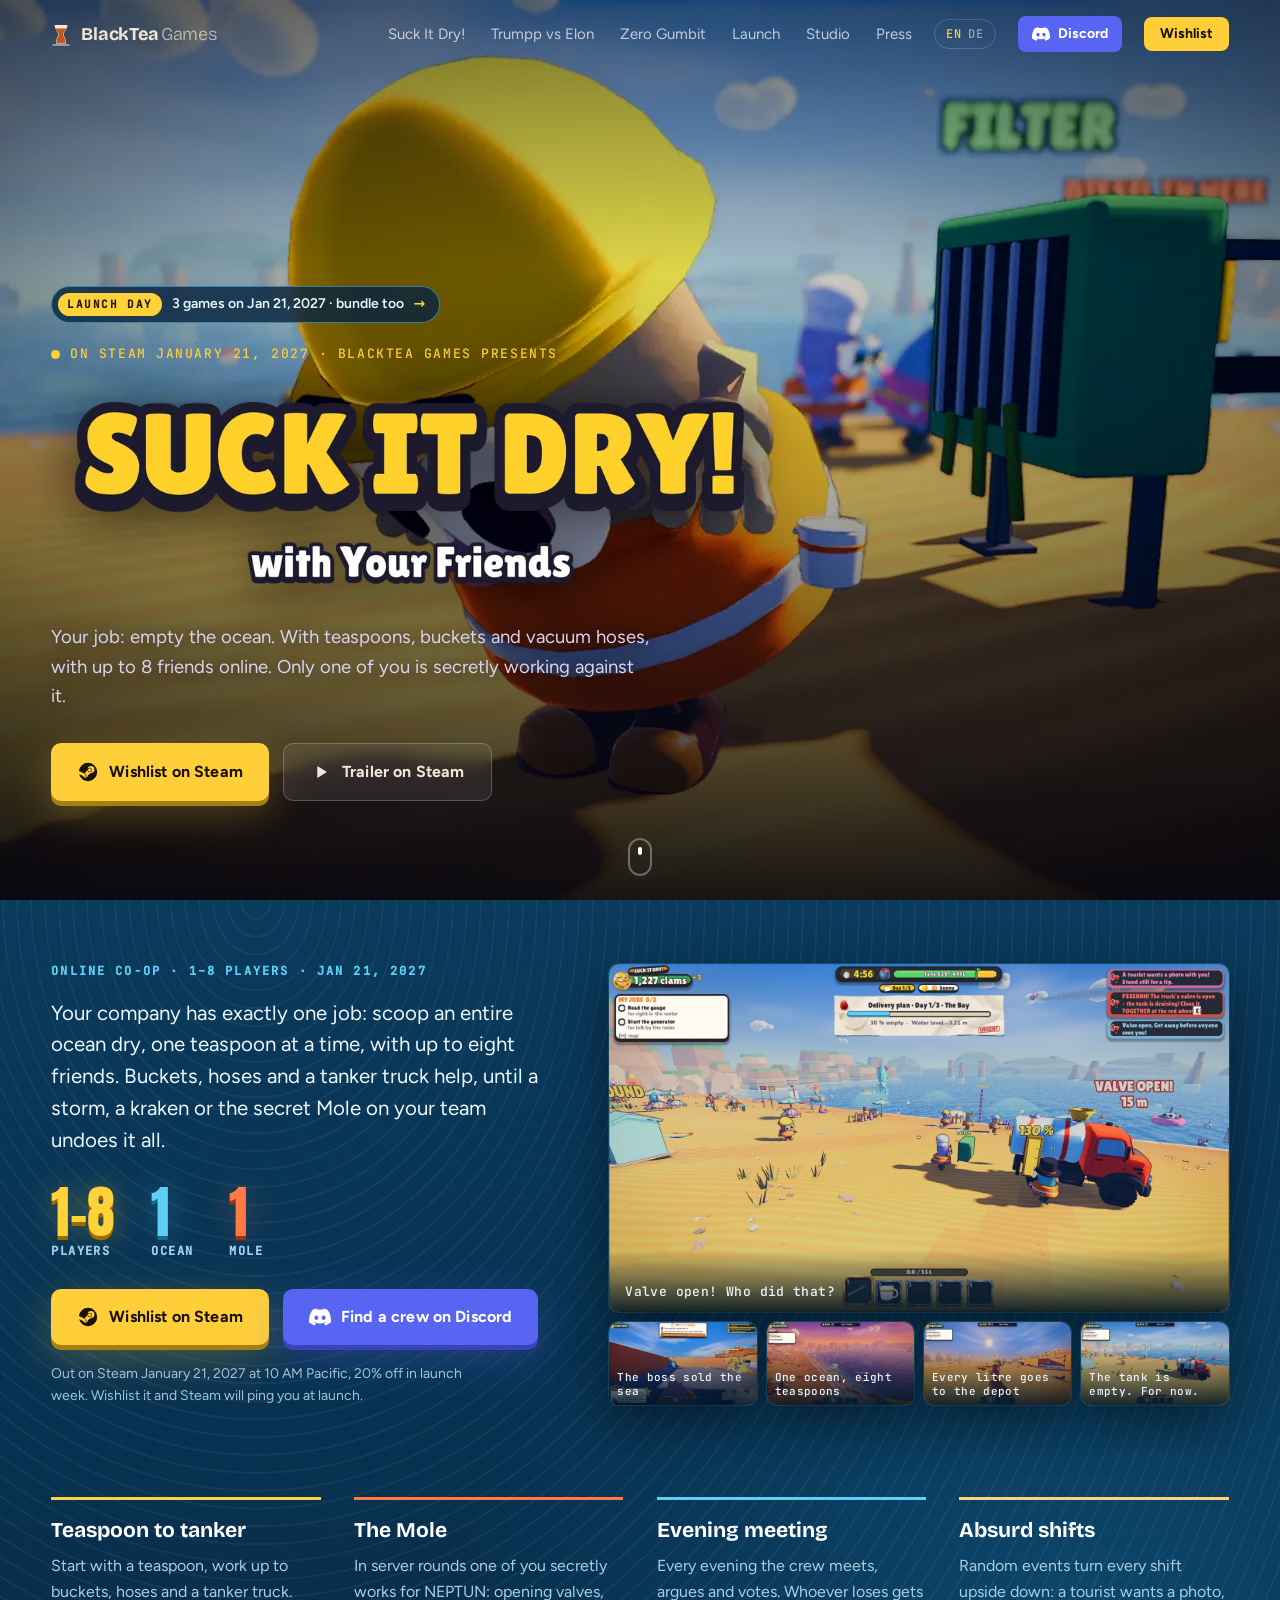
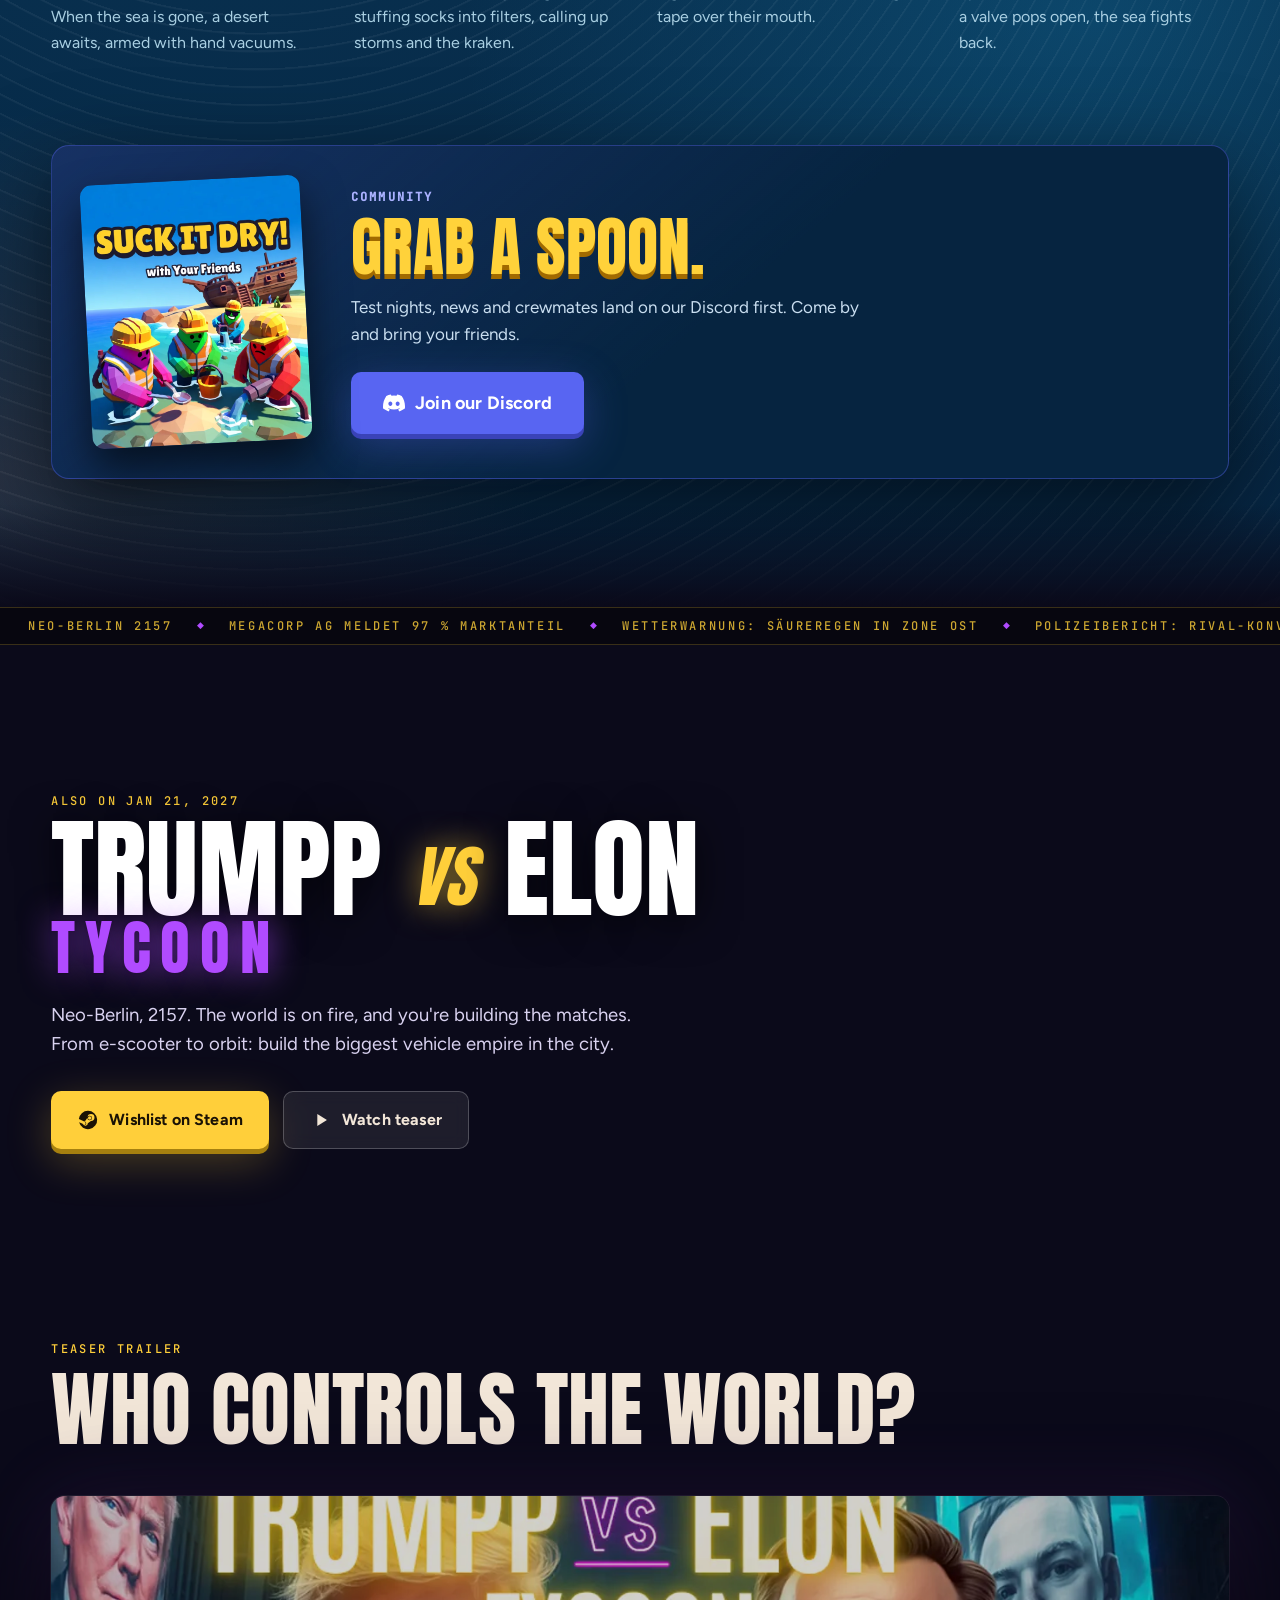
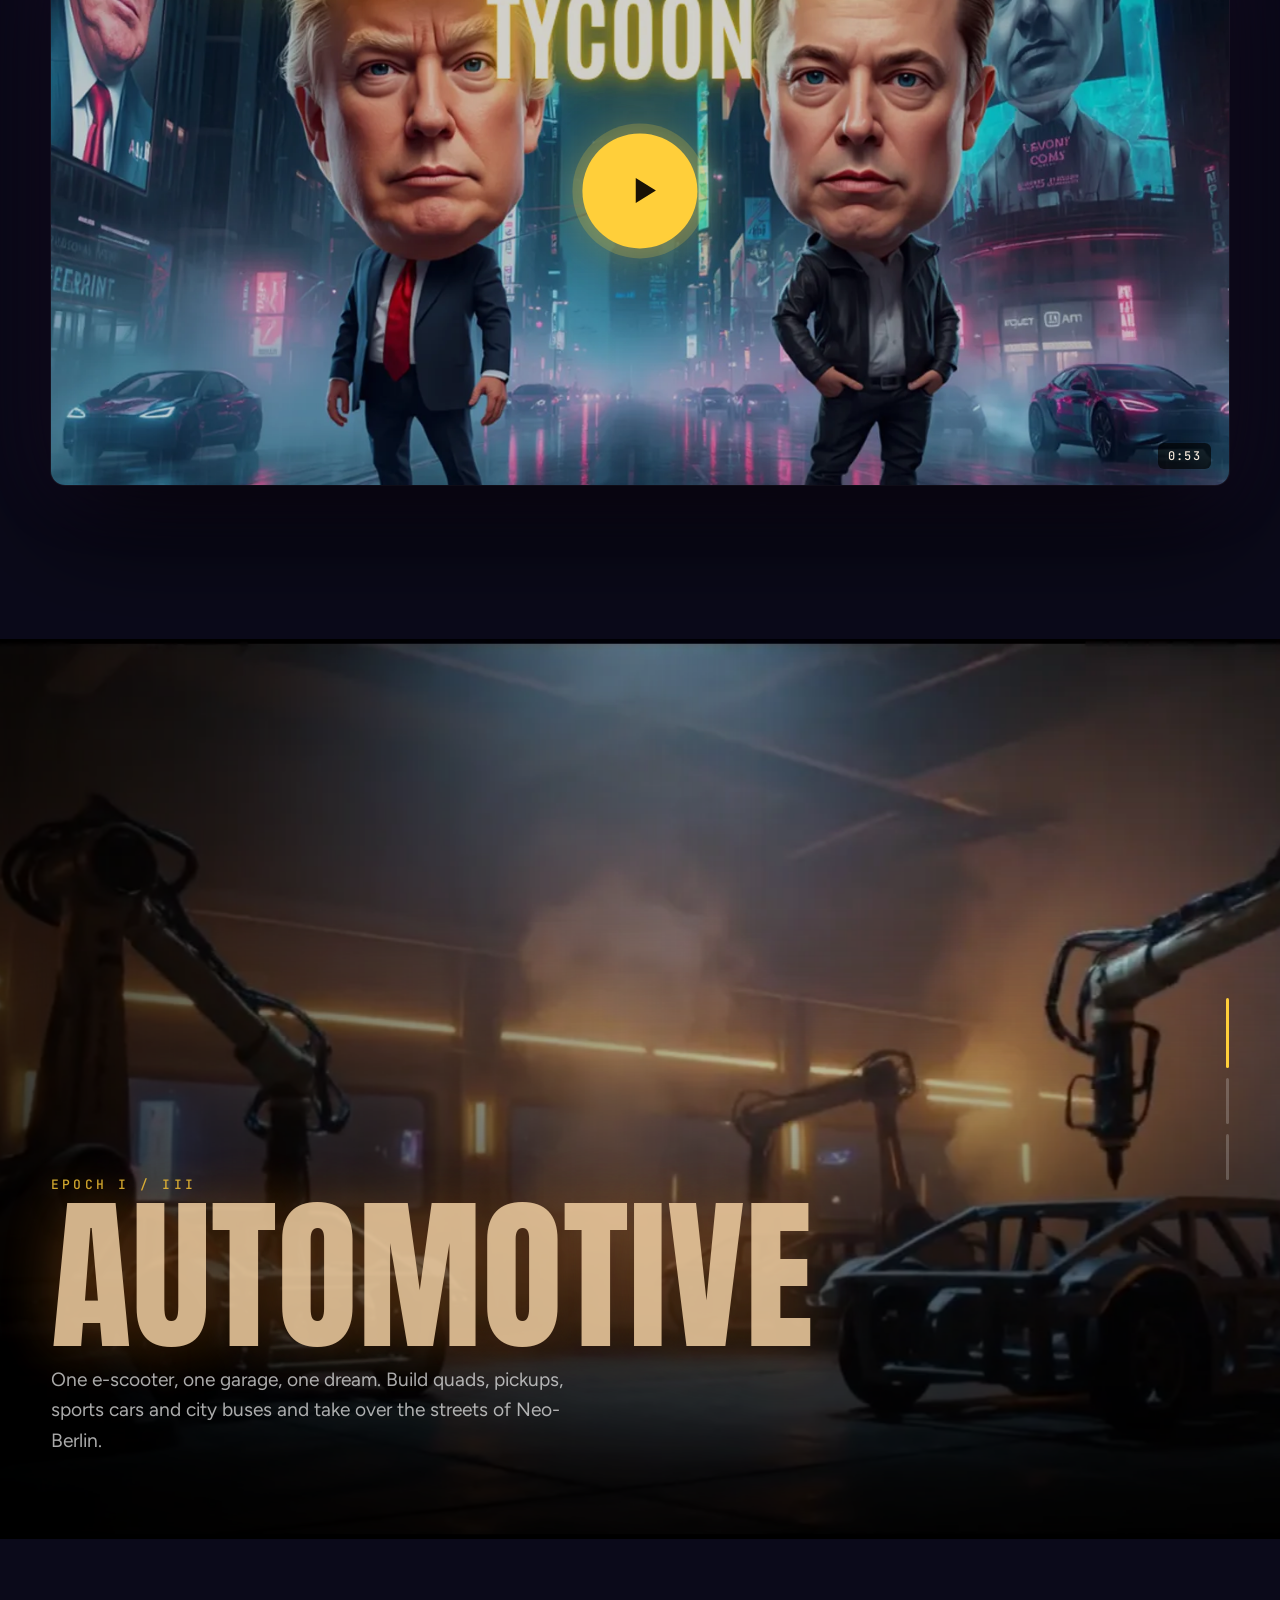
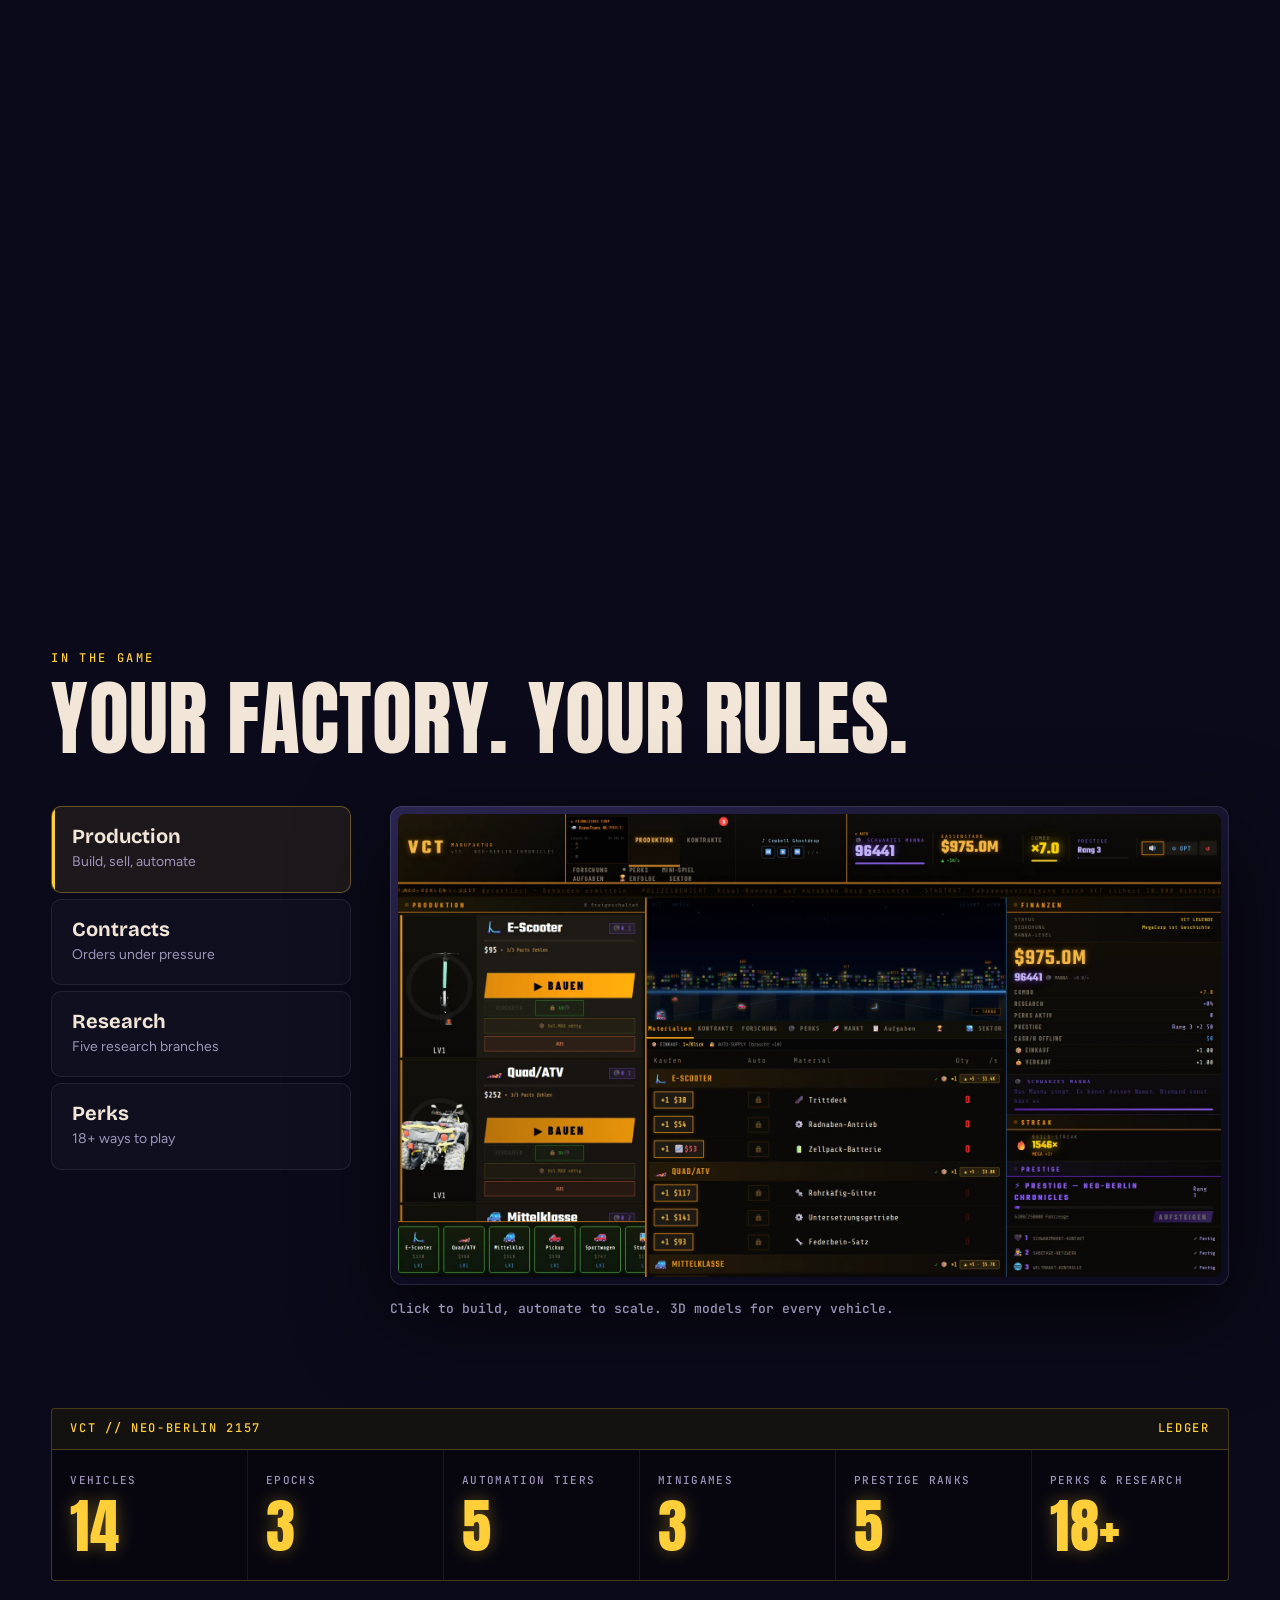
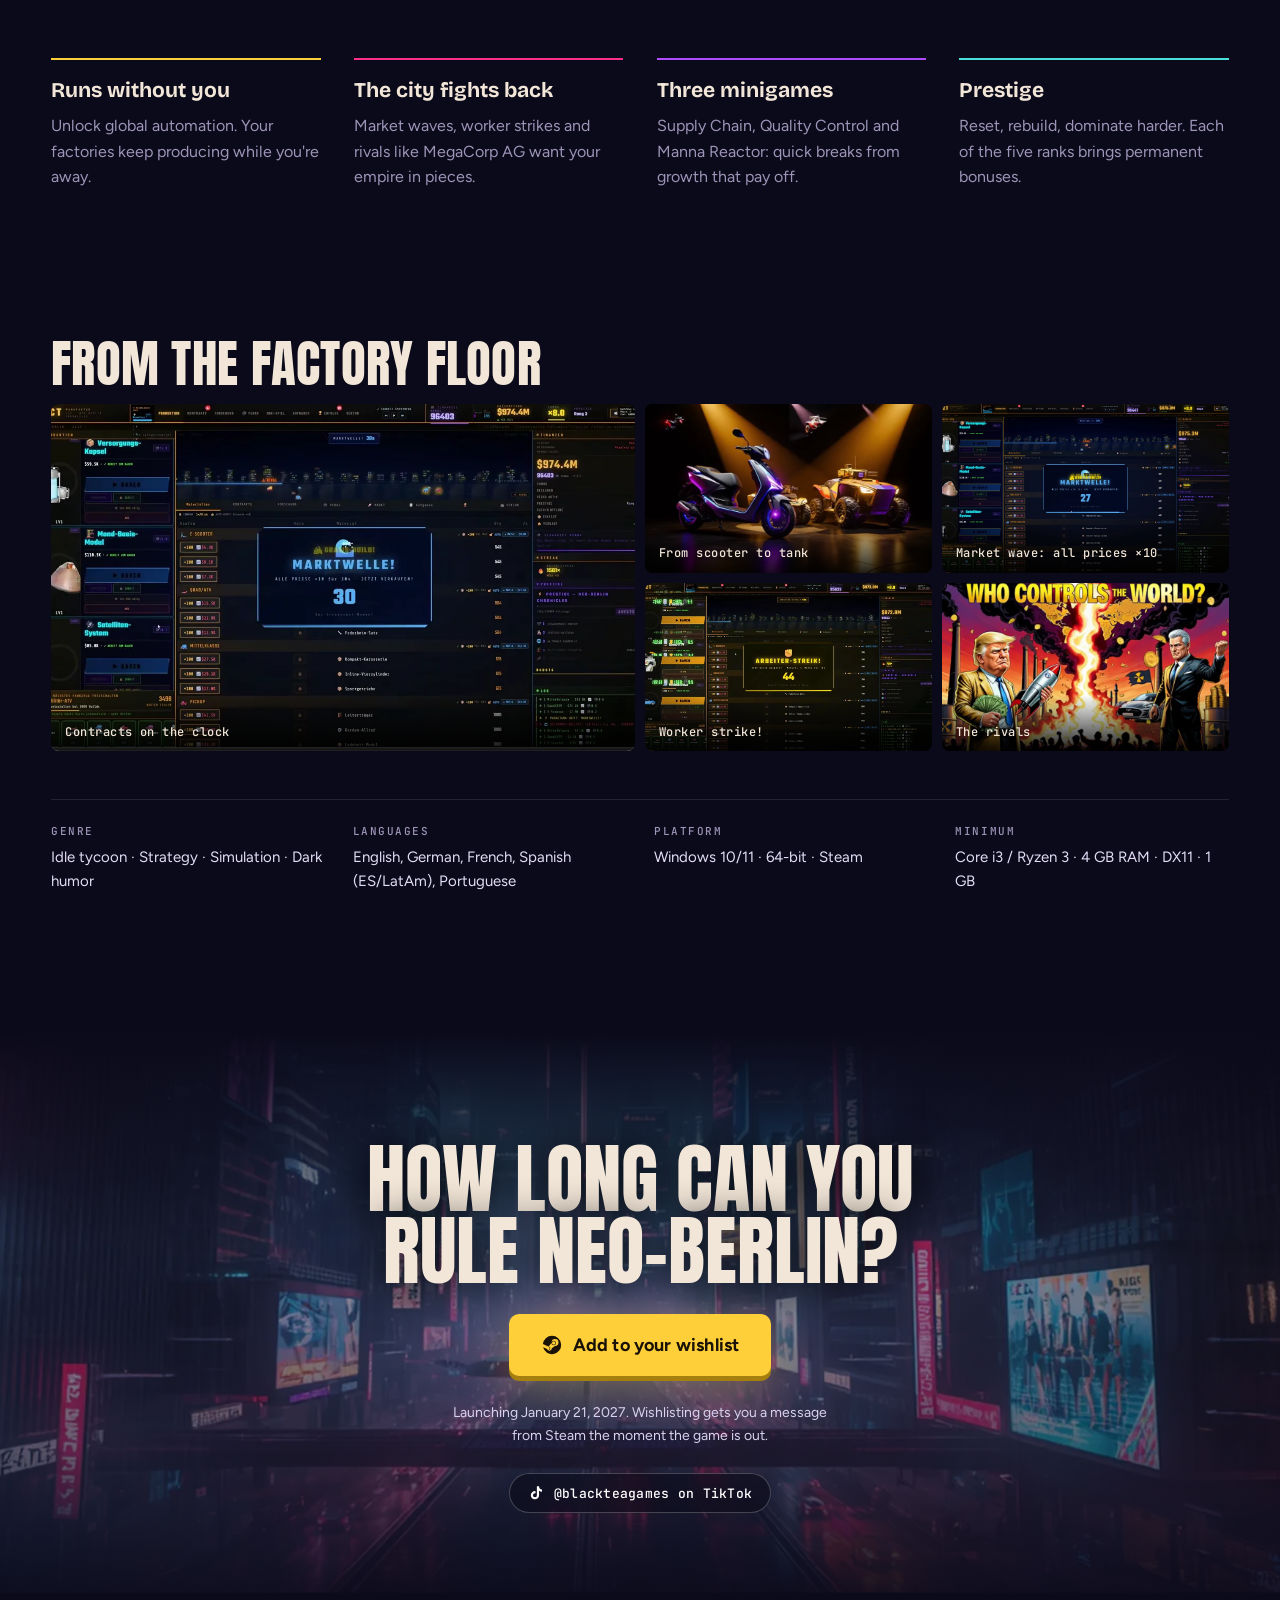
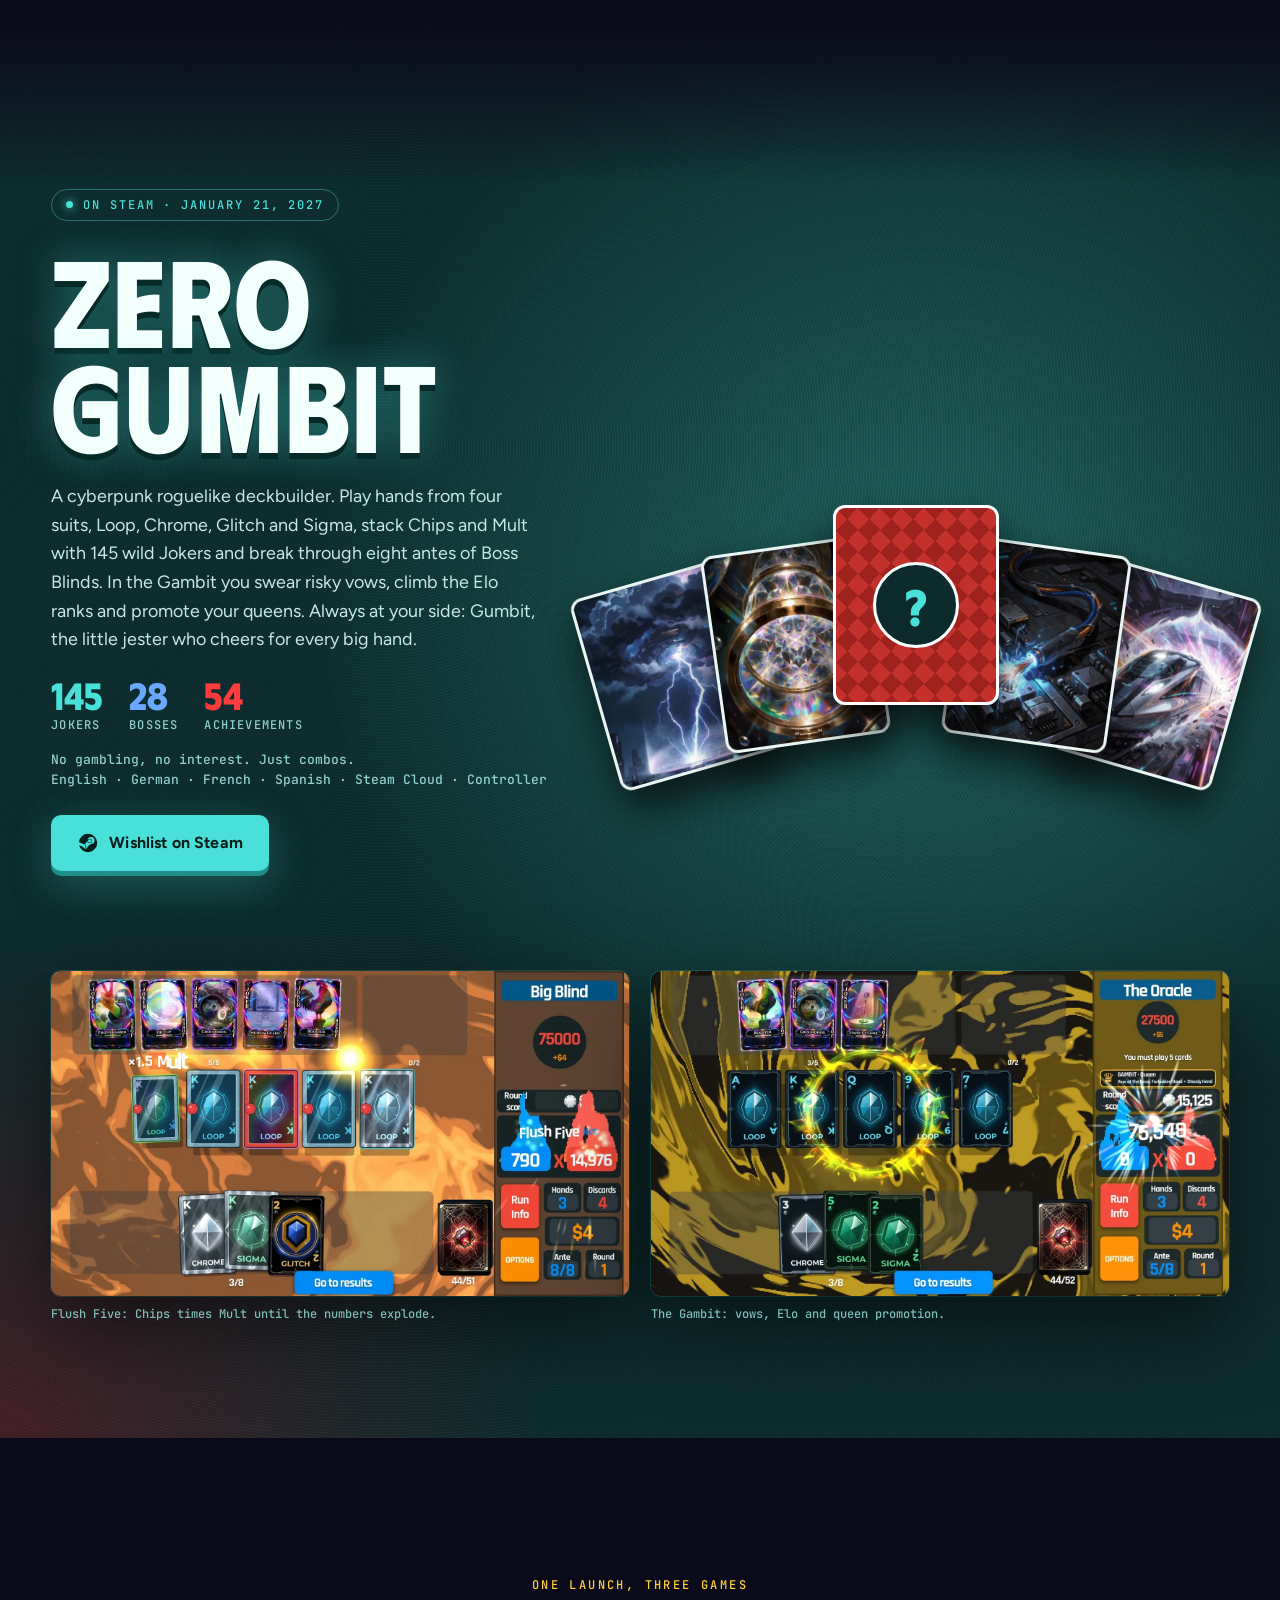
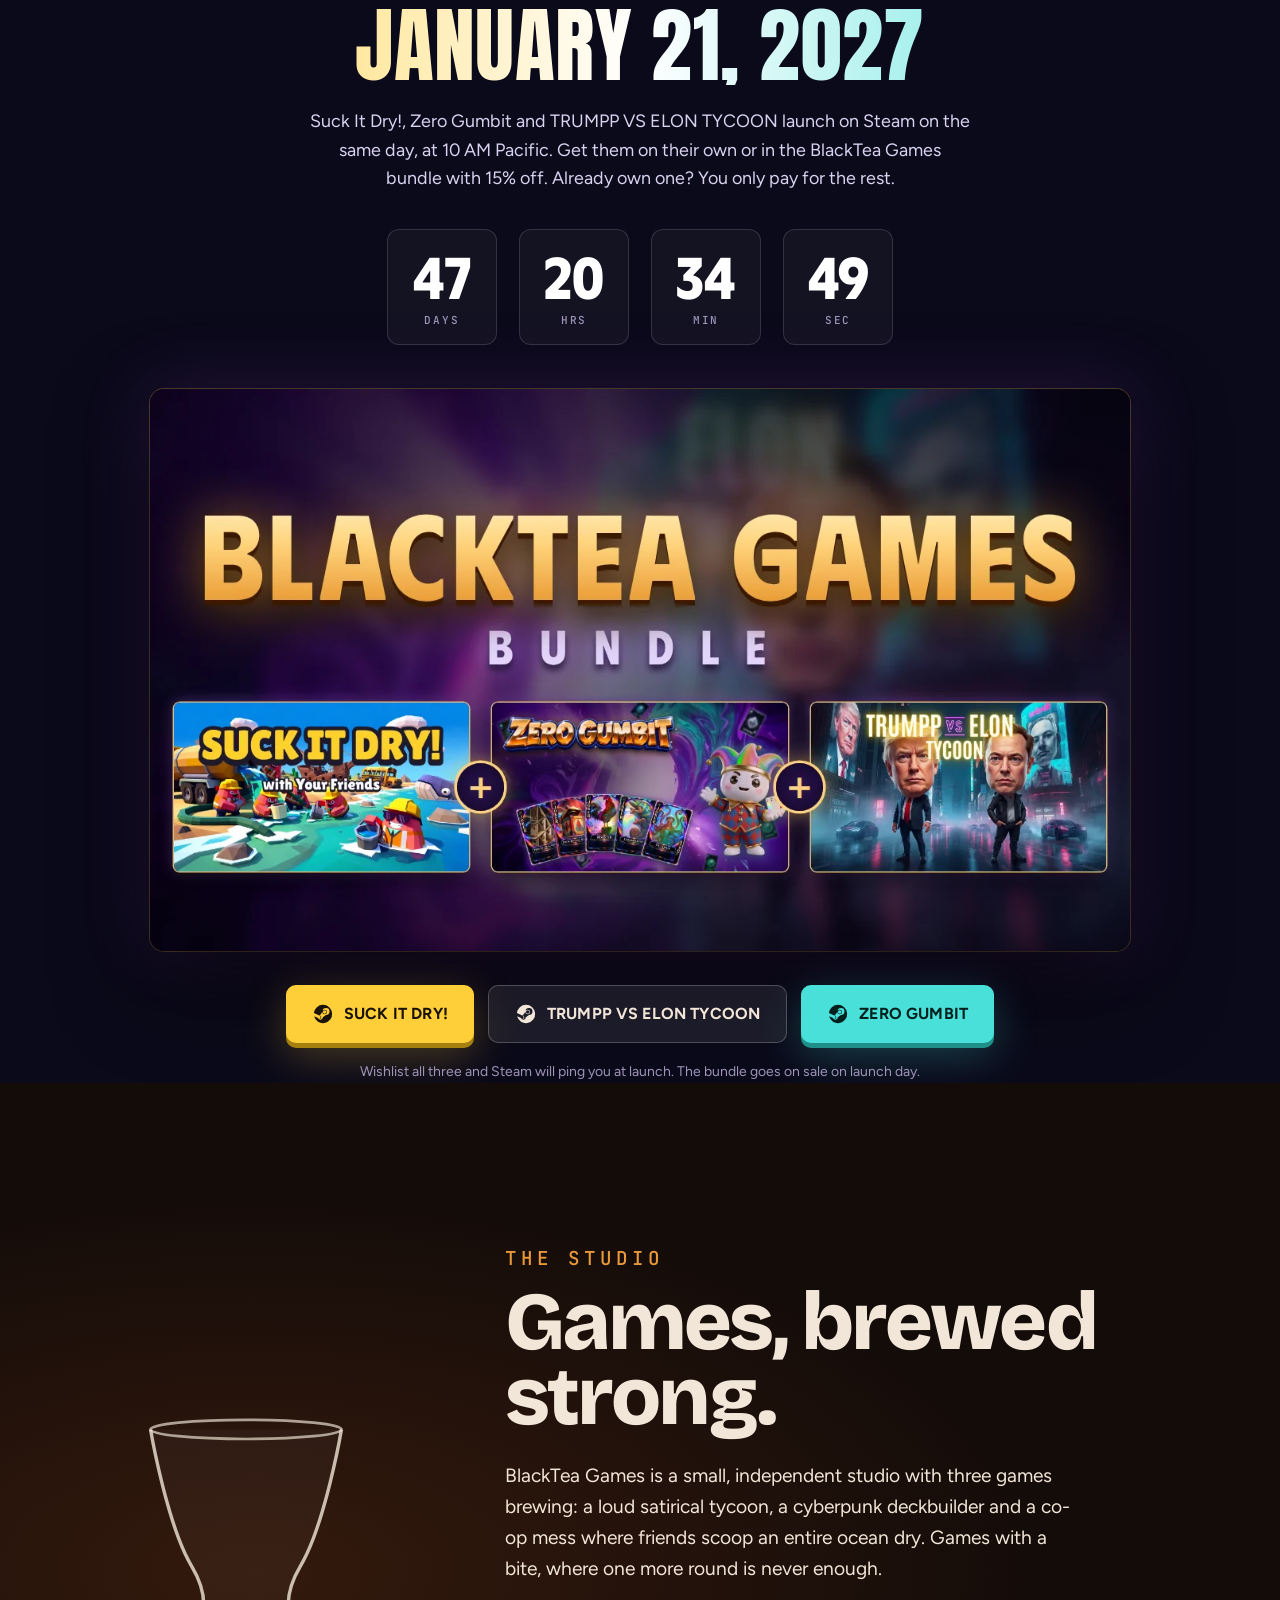
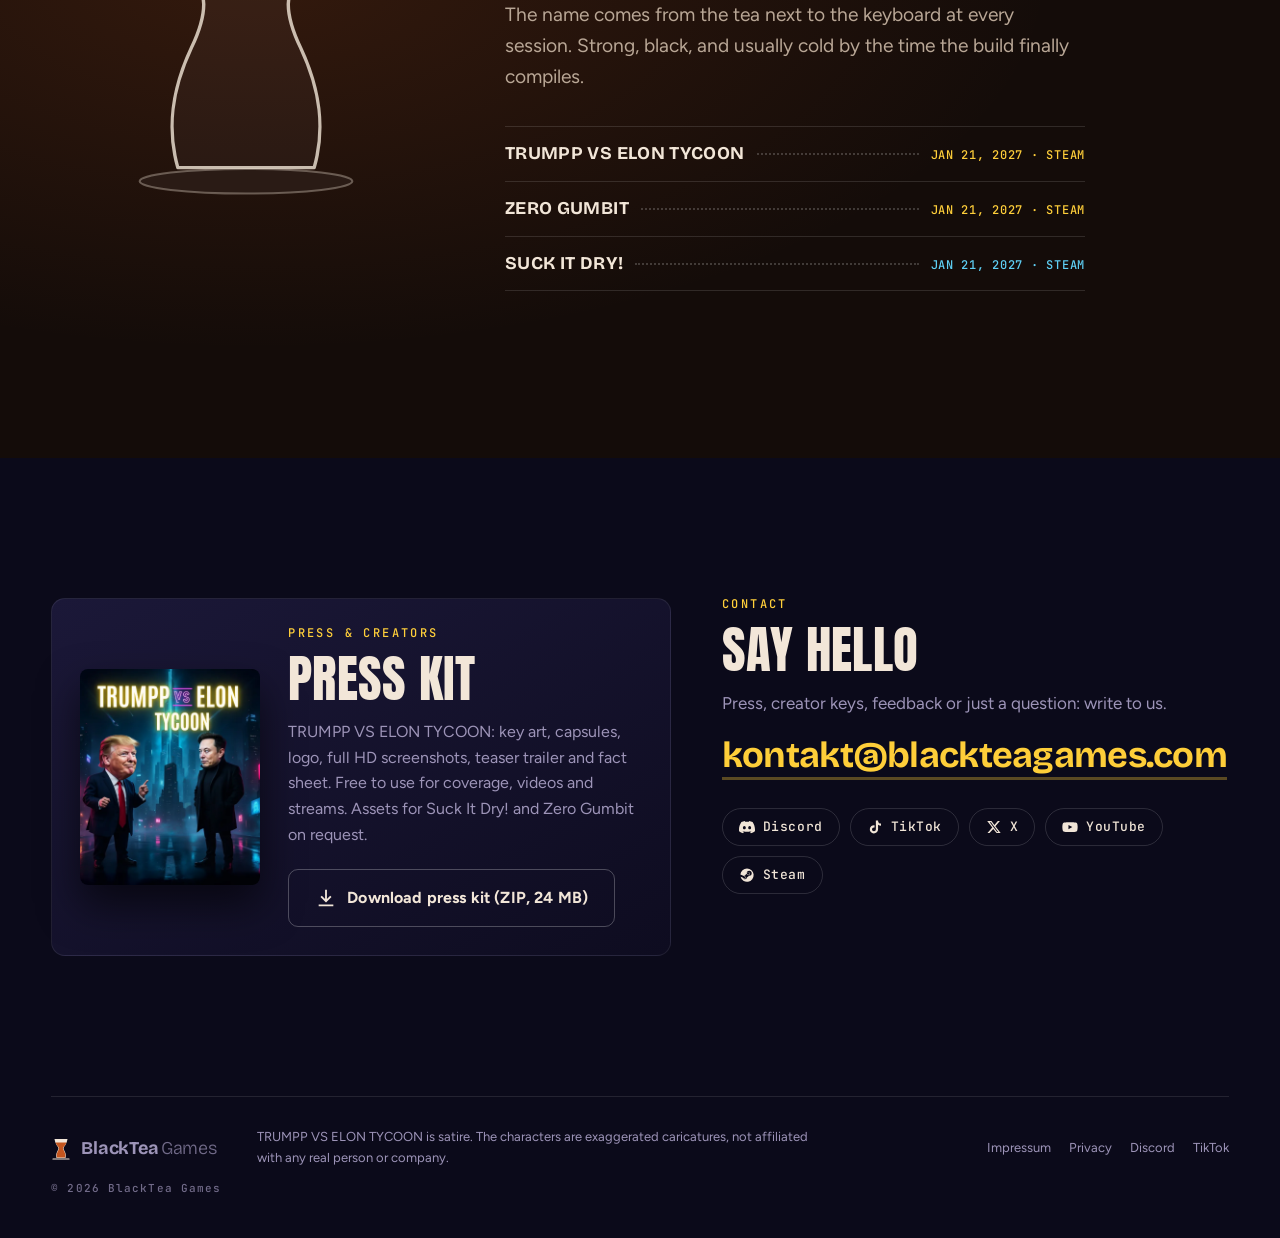
<file: index.html>
<!doctype html>
<html lang="en" data-lang="en" class="no-js">
<head>
<meta charset="utf-8">
<meta name="viewport" content="width=device-width, initial-scale=1">
<title>BlackTea Games · Suck It Dry!, Zero Gumbit, TRUMPP VS ELON TYCOON · Jan 21, 2027 on Steam</title>
<meta name="description" content="Indie game studio from Germany. Suck It Dry! with Your Friends (1–8 player online co-op), Zero Gumbit and TRUMPP VS ELON TYCOON all launch on Steam on Jan 21, 2027.">
<meta property="og:title" content="BlackTea Games · Suck It Dry!, Zero Gumbit, TRUMPP VS ELON TYCOON">
<meta property="og:description" content="Three games, one launch day: Suck It Dry! with Your Friends, Zero Gumbit and TRUMPP VS ELON TYCOON arrive on Steam on January 21, 2027. Wishlist now.">
<meta property="og:image" content="https://blackteagames.com/assets/img/og.jpg">
<meta property="og:url" content="https://blackteagames.com/">
<meta property="og:type" content="website">
<meta property="og:site_name" content="BlackTea Games">
<meta property="og:locale" content="en_US">
<meta property="og:locale:alternate" content="de_DE">
<meta property="og:image:width" content="1200">
<meta property="og:image:height" content="630">
<meta property="og:image:alt" content="BlackTea Games: Zero Gumbit, TRUMPP VS ELON TYCOON and Suck It Dry!">
<meta name="twitter:card" content="summary_large_image">
<meta name="twitter:site" content="@blackteagames">
<meta name="twitter:title" content="BlackTea Games · Indie Game Studio">
<meta name="twitter:description" content="Suck It Dry!, Zero Gumbit and TRUMPP VS ELON TYCOON launch on Steam on Jan 21, 2027. Wishlist now.">
<meta name="twitter:image" content="https://blackteagames.com/assets/img/og.jpg">
<meta name="author" content="BlackTea Games">
<meta name="robots" content="index, follow, max-image-preview:large">
<meta name="theme-color" content="#0b0a1a">
<link rel="canonical" href="https://blackteagames.com/">
<link rel="icon" href="/favicon.ico" sizes="48x48">
<link rel="icon" href="/assets/img/icon.svg" type="image/svg+xml">
<link rel="apple-touch-icon" href="/apple-touch-icon.png">
<link rel="manifest" href="/site.webmanifest">
<link rel="preload" href="assets/fonts/anton.woff2" as="font" type="font/woff2" crossorigin>
<link rel="preload" href="assets/fonts/bricolage.woff2" as="font" type="font/woff2" crossorigin>
<link rel="stylesheet" href="css/style.css">
<script>document.documentElement.classList.replace("no-js","js");</script>
<script type="application/ld+json">
{"@context":"https://schema.org","@graph":[
{"@type":"Organization","@id":"https://blackteagames.com/#org","name":"BlackTea Games","url":"https://blackteagames.com/","logo":"https://blackteagames.com/assets/img/icon-512.png","email":"kontakt@blackteagames.com","founder":{"@type":"Person","name":"Hüseyin Taskiran"},"address":{"@type":"PostalAddress","addressLocality":"Osnabrück","addressCountry":"DE"},"sameAs":["https://x.com/blackteagames","https://www.tiktok.com/@blackteagames","https://www.youtube.com/channel/UC4cSD2vB2pgtEg7nCbl8A-g","https://www.facebook.com/profile.php?id=61596554332378","https://discord.gg/3MKQfx4cbE"]},
{"@type":"WebSite","@id":"https://blackteagames.com/#site","url":"https://blackteagames.com/","name":"BlackTea Games","publisher":{"@id":"https://blackteagames.com/#org"},"inLanguage":["en","de"]},
{"@type":"VideoGame","name":"Zero Gumbit","gamePlatform":"PC","operatingSystem":"Windows","applicationCategory":"Game","genre":["Roguelike","Deckbuilder","Card Game"],"author":{"@id":"https://blackteagames.com/#org"},"publisher":{"@id":"https://blackteagames.com/#org"},"url":"https://store.steampowered.com/app/5540540/Zero_Gumbit/","image":"https://blackteagames.com/assets/img/zg-logo.webp"}
]}
</script>
<script type="application/ld+json">
{"@context":"https://schema.org","@type":"VideoGame","name":"TRUMPP VS ELON TYCOON","gamePlatform":"PC","operatingSystem":"Windows","applicationCategory":"Game","genre":["Idle","Tycoon","Strategy","Simulation"],"author":{"@id":"https://blackteagames.com/#org"},"publisher":{"@id":"https://blackteagames.com/#org"},"url":"https://store.steampowered.com/app/4784590/"}
</script>
<script type="application/ld+json">
{"@context":"https://schema.org","@type":"VideoGame","name":"Suck It Dry! with Your Friends","gamePlatform":"PC","operatingSystem":"Windows","applicationCategory":"Game","genre":["Co-op","Party","Simulation"],"numberOfPlayers":{"@type":"QuantitativeValue","minValue":1,"maxValue":8},"playMode":["SinglePlayer","CoOp","MultiPlayer"],"author":{"@id":"https://blackteagames.com/#org"},"publisher":{"@id":"https://blackteagames.com/#org"},"url":"https://store.steampowered.com/app/5582870/"}
</script>
</head>
<body>

<!-- intro: the studio's tea glass fills while the page loads -->
<div class="intro" aria-hidden="true">
  <svg viewBox="0 0 40 48" class="intro-glass">
    <defs><clipPath id="introClip"><path d="M9 13 C11 18 13 20 15 22 C17 25 15 28 13 32 C11 36 11 40 12 43 H28 C29 40 29 36 27 32 C25 28 23 25 25 22 C27 20 29 18 31 13 Z"/></clipPath></defs>
    <path d="M7 6 C9 16 12 19 14 22 C16 25 14 28 12 32 C10 36 10 40 11 44 H29 C30 40 30 36 28 32 C26 28 24 25 26 22 C28 19 31 16 33 6 Z" fill="none" stroke="#f2e6d8" stroke-width="1.2"/>
    <rect class="intro-tea" x="0" y="13" width="40" height="32" fill="#c4561f" clip-path="url(#introClip)"/>
    <path d="M4 46 H36" stroke="#f2e6d8" stroke-width="1.6" stroke-linecap="round"/>
  </svg>
  <p class="intro-name">BLACKTEA GAMES</p>
</div>

<a class="skip" href="#main" data-de="Zum Inhalt springen">Skip to content</a>

<header class="nav">
  <a class="brand" href="#top" aria-label="BlackTea Games">
    <svg class="brand-mark" viewBox="0 0 40 48" aria-hidden="true"><use href="#glass"/></svg>
    <span>BlackTea<b>Games</b></span>
  </a>
  <nav class="nav-links" aria-label="Main">
    <a href="#suck-it-dry">Suck It Dry!</a>
    <a href="#tve">Trumpp vs Elon</a>
    <a href="#zero-gumbit">Zero Gumbit</a>
    <a href="#bundle" data-de="Start">Launch</a>
    <a href="#studio">Studio</a>
    <a href="#press" data-de="Presse">Press</a>
  </nav>
  <button class="lang" type="button" aria-label="Sprache wechseln / switch language">
    <span data-l="en">EN</span><span data-l="de">DE</span>
  </button>
  <a class="nav-discord" href="https://discord.gg/3MKQfx4cbE" target="_blank" rel="noopener" aria-label="Discord">
    <svg viewBox="0 0 24 24" aria-hidden="true"><use href="#discord"/></svg><span>Discord</span>
  </a>
  <a class="nav-wish" href="https://store.steampowered.com/app/5582870/" target="_blank" rel="noopener" data-de="Wunschliste">Wishlist</a>
</header>

<main id="main">

<!-- ================= HERO (Suck It Dry!) ================= -->
<section class="hero hero-sid" id="top">
  <video class="hero-video" src="assets/video/sid-hero-loop.mp4" poster="assets/img/poster-sid-hero.webp" autoplay muted loop playsinline aria-hidden="true"></video>
  <div class="hero-shade" aria-hidden="true"></div>
  <div class="hero-content">
    <a class="hero-new" href="#bundle"><b data-de="Starttag">Launch day</b><span data-de="3 Spiele am 21.01.2027 · auch im Bundle">3 games on Jan 21, 2027 · bundle too</span><i aria-hidden="true">→</i></a>
    <p class="hero-tag"><span class="pulse" aria-hidden="true"></span><span data-de="Ab 21. Januar 2027 auf Steam · BlackTea Games präsentiert">On Steam January 21, 2027 · BlackTea Games presents</span></p>
    <h1 class="hero-title hero-title-img"><img src="assets/img/sid-logo.webp" alt="Suck It Dry! with Your Friends" width="1000" height="298"></h1>
    <p class="hero-sub" data-de="Euer Auftrag: Leert das Meer. Mit Teelöffeln, Eimern und Saugschläuchen, mit bis zu 8 Freunden online. Nur einer von euch arbeitet heimlich dagegen.">Your job: empty the ocean. With teaspoons, buckets and vacuum hoses, with up to 8 friends online. Only one of you is secretly working against it.</p>
    <div class="cta-row">
      <a class="btn btn-gold" href="https://store.steampowered.com/app/5582870/" target="_blank" rel="noopener">
        <svg viewBox="0 0 24 24" aria-hidden="true"><use href="#steam"/></svg>
        <span data-de="Auf Steam merken">Wishlist on Steam</span>
      </a>
      <a class="btn btn-glass" href="https://store.steampowered.com/app/5582870/" target="_blank" rel="noopener">
        <svg viewBox="0 0 24 24" aria-hidden="true"><path d="M8 5.5v13l10.5-6.5z"/></svg>
        <span data-de="Trailer auf Steam">Trailer on Steam</span>
      </a>
    </div>
  </div>
  <a class="scroll-hint" href="#suck-it-dry" aria-label="Scroll down"><span></span></a>
</section>

<!-- ================= SUCK IT DRY! ================= -->
<section class="sid" id="suck-it-dry" aria-labelledby="sid-title">
  <h2 id="sid-title" class="sr-only">Suck It Dry! with Your Friends</h2>
  <div class="sid-body wrap">
    <div class="sid-copy">
      <p class="sid-kicker" data-de="Online-Koop · 1–8 Spieler · 21.01.2027">Online co-op · 1–8 players · Jan 21, 2027</p>
      <p class="sid-lede" data-de="Eure Firma hat genau einen Auftrag: einen ganzen Ozean trockenlegen, Teelöffel für Teelöffel, mit bis zu acht Freunden. Eimer, Schläuche und ein Tankwagen helfen dabei, bis ein Sturm, ein Krake oder der heimliche Maulwurf in eurem Team alles wieder zunichtemacht.">Your company has exactly one job: scoop an entire ocean dry, one teaspoon at a time, with up to eight friends. Buckets, hoses and a tanker truck help, until a storm, a kraken or the secret Mole on your team undoes it all.</p>
      <ul class="sid-facts">
        <li><b>1–8</b> <span data-de="Spieler">players</span></li>
        <li><b>1</b> <span data-de="Ozean">ocean</span></li>
        <li><b>1</b> <span data-de="Maulwurf">mole</span></li>
      </ul>
      <div class="cta-row sid-cta">
        <a class="btn btn-gold" href="https://store.steampowered.com/app/5582870/" target="_blank" rel="noopener">
          <svg viewBox="0 0 24 24" aria-hidden="true"><use href="#steam"/></svg>
          <span data-de="Auf Steam merken">Wishlist on Steam</span>
        </a>
        <a class="btn btn-discord" href="https://discord.gg/3MKQfx4cbE" target="_blank" rel="noopener">
          <svg viewBox="0 0 24 24" aria-hidden="true"><use href="#discord"/></svg>
          <span data-de="Mitspieler auf Discord finden">Find a crew on Discord</span>
        </a>
      </div>
      <p class="sid-note" data-de="Erscheint am 21. Januar 2027 um 19:00 Uhr auf Steam, mit 20&nbsp;% Rabatt in der ersten Woche. Auf die Wunschliste setzen, dann meldet sich Steam zum Start.">Out on Steam January 21, 2027 at 10 AM Pacific, 20% off in launch week. Wishlist it and Steam will ping you at launch.</p>
    </div>

    <div class="sid-shots">
      <figure class="sid-shot sid-shot-main"><button class="zoom" type="button" data-full="assets/img/sid-shot-1.webp" aria-label="Enlarge screenshot"><img src="assets/img/sid-shot-1.webp" alt="Suck It Dry!: the tanker truck on the beach, a valve has been opened" loading="lazy" width="1600" height="900"></button><figcaption data-de="Ventil offen! Wer war das?">Valve open! Who did that?</figcaption></figure>
      <figure class="sid-shot"><button class="zoom" type="button" data-full="assets/img/sid-shot-2.webp" aria-label="Enlarge screenshot"><img src="assets/img/sid-shot-2.webp" alt="Suck It Dry!: day one at the bay, the boss calls in" loading="lazy" width="1600" height="900"></button><figcaption data-de="Der Chef hat das Meer verkauft">The boss sold the sea</figcaption></figure>
      <figure class="sid-shot"><button class="zoom" type="button" data-full="assets/img/sid-shot-3.webp" aria-label="Enlarge screenshot"><img src="assets/img/sid-shot-3.webp" alt="Suck It Dry!: the bay at sunset, workers scooping water" loading="lazy" width="1600" height="900"></button><figcaption data-de="Ein Ozean, acht Teelöffel">One ocean, eight teaspoons</figcaption></figure>
      <figure class="sid-shot"><button class="zoom" type="button" data-full="assets/img/sid-shot-4.webp" aria-label="Enlarge screenshot"><img src="assets/img/sid-shot-4.webp" alt="Suck It Dry!: a bean worker runs across the dry seabed to the depot" loading="lazy" width="1600" height="900"></button><figcaption data-de="Jeder Liter muss ins Depot">Every litre goes to the depot</figcaption></figure>
      <figure class="sid-shot"><button class="zoom" type="button" data-full="assets/img/sid-shot-5.webp" aria-label="Enlarge screenshot"><img src="assets/img/sid-shot-5.webp" alt="Suck It Dry!: the empty tanker truck waiting on the beach" loading="lazy" width="1600" height="900"></button><figcaption data-de="Der Tank ist leer. Noch.">The tank is empty. For now.</figcaption></figure>
    </div>
  </div>

  <div class="sid-features wrap">
    <article>
      <h3 data-de="Vom Teelöffel zum Tankwagen">Teaspoon to tanker</h3>
      <p data-de="Erst ein Teelöffel, dann Eimer, Schläuche und ein Tankwagen. Und wenn das Meer weg ist, wartet eine Wüste, bewaffnet mit Handstaubsaugern.">Start with a teaspoon, work up to buckets, hoses and a tanker truck. When the sea is gone, a desert awaits, armed with hand vacuums.</p>
    </article>
    <article>
      <h3 data-de="Der Maulwurf">The Mole</h3>
      <p data-de="In Server-Runden arbeitet einer von euch heimlich für NEPTUN: öffnet Ventile, stopft Socken in Filter, ruft Stürme und den Kraken.">In server rounds one of you secretly works for NEPTUN: opening valves, stuffing socks into filters, calling up storms and the kraken.</p>
    </article>
    <article>
      <h3 data-de="Feierabend-Meeting">Evening meeting</h3>
      <p data-de="Jeden Abend trifft sich die Belegschaft, streitet und stimmt ab. Wer verliert, bekommt Klebeband über den Mund.">Every evening the crew meets, argues and votes. Whoever loses gets tape over their mouth.</p>
    </article>
    <article>
      <h3 data-de="Absurder Alltag">Absurd shifts</h3>
      <p data-de="Zufällige Ereignisse stellen jede Schicht auf den Kopf: Ein Tourist will ein Foto, ein Ventil springt auf, das Meer wehrt sich.">Random events turn every shift upside down: a tourist wants a photo, a valve pops open, the sea fights back.</p>
    </article>
  </div>

  <div class="sid-play wrap">
    <img src="assets/img/sid-vertical.webp" alt="" loading="lazy" width="748" height="896">
    <div>
      <p class="sid-kicker" data-de="Community">Community</p>
      <p class="sid-play-title" data-de="Schnapp dir einen Löffel.">Grab a spoon.</p>
      <p data-de="Testabende, Neuigkeiten und Mitspieler für eure Crew gibt es zuerst auf unserem Discord. Komm vorbei, bring Freunde mit.">Test nights, news and crewmates land on our Discord first. Come by and bring your friends.</p>
      <a class="btn btn-discord btn-lg" href="https://discord.gg/3MKQfx4cbE" target="_blank" rel="noopener">
        <svg viewBox="0 0 24 24" aria-hidden="true"><use href="#discord"/></svg>
        <span data-de="Discord beitreten">Join our Discord</span>
      </a>
    </div>
  </div>
</section>

<!-- the game's own news ticker -->
<div class="ticker" aria-hidden="true">
  <div class="ticker-track">
    <span>NEO-BERLIN 2157</span><span>MEGACORP AG MELDET 97 % MARKTANTEIL</span><span>WETTERWARNUNG: SÄUREREGEN IN ZONE OST</span><span>POLIZEIBERICHT: RIVAL-KONVOIS AUF AUTOBAHN NORD</span><span>VCT-MANUFAKTUR WIDERSTEHT ÜBERNAHME</span><span>SCHWARZES MANNA: VERBOTEN. WIRKSAM. GESICHERT.</span><span>ARBEITERSTREIK IN SEKTOR 7</span><span>STADTRAT: FAHRZEUGVERSORGUNG DURCH VCT SICHERT 50.000 ARBEITSPLÄTZE</span>
    <span>NEO-BERLIN 2157</span><span>MEGACORP AG MELDET 97 % MARKTANTEIL</span><span>WETTERWARNUNG: SÄUREREGEN IN ZONE OST</span><span>POLIZEIBERICHT: RIVAL-KONVOIS AUF AUTOBAHN NORD</span><span>VCT-MANUFAKTUR WIDERSTEHT ÜBERNAHME</span><span>SCHWARZES MANNA: VERBOTEN. WIRKSAM. GESICHERT.</span><span>ARBEITERSTREIK IN SEKTOR 7</span><span>STADTRAT: FAHRZEUGVERSORGUNG DURCH VCT SICHERT 50.000 ARBEITSPLÄTZE</span>
  </div>
</div>

<!-- ================= TRUMPP VS ELON TYCOON ================= -->
<section class="tve-head wrap" id="tve" aria-labelledby="tve-title">
  <p class="kicker" data-de="Ebenfalls am 21.01.2027">Also on Jan 21, 2027</p>
  <h2 id="tve-title" class="hero-title tve-title"><span class="ht-line">TRUMPP <em>VS</em> ELON</span> <span class="ht-line ht-tycoon">TYCOON</span></h2>
  <p class="hero-sub" data-de="Neo-Berlin, 2157. Die Welt brennt, und du baust kräftig mit. Vom E-Scooter bis zum Orbit: Bau das größte Fahrzeugimperium der Stadt.">Neo-Berlin, 2157. The world is on fire, and you're building the matches. From e-scooter to orbit: build the biggest vehicle empire in the city.</p>
  <div class="cta-row">
    <a class="btn btn-gold" href="https://store.steampowered.com/app/4784590/TRUMPP_VS_ELON_TYCOON/" target="_blank" rel="noopener"><svg viewBox="0 0 24 24" aria-hidden="true"><use href="#steam"/></svg><span data-de="Auf Steam merken">Wishlist on Steam</span></a>
    <button class="btn btn-glass" type="button" data-play-trailer><svg viewBox="0 0 24 24" aria-hidden="true"><path d="M8 5.5v13l10.5-6.5z"/></svg><span data-de="Teaser ansehen">Watch teaser</span></button>
  </div>
</section>

<!-- ================= TEASER ================= -->
<section class="teaser wrap" id="teaser" aria-labelledby="teaser-title">
  <div class="sec-head">
    <p class="kicker" data-de="Teaser-Trailer">Teaser trailer</p>
    <h2 id="teaser-title" class="sec-title" data-de="Wer kontrolliert die Welt?">Who controls the world?</h2>
  </div>
  <button class="teaser-frame" type="button" data-play-trailer aria-label="Play teaser trailer">
    <img src="assets/img/tve-key.webp" alt="TRUMPP VS ELON TYCOON key art" width="1600" height="917">
    <span class="play-ring" aria-hidden="true"><svg viewBox="0 0 24 24"><path d="M8 5.5v13l10.5-6.5z"/></svg></span>
    <span class="teaser-len">0:53</span>
  </button>
</section>

<!-- ================= EPOCHS (pinned) ================= -->
<section class="epochs" id="epochs" aria-labelledby="epochs-title">
  <h2 id="epochs-title" class="sr-only" data-de="Drei Epochen">Three epochs</h2>
  <div class="ep-stage">
    <article class="ep is-active" data-ep="0">
      <video src="assets/video/tve-phase1.mp4" poster="assets/img/poster-phase1.webp" muted loop playsinline preload="none" aria-hidden="true"></video>
      <div class="ep-copy">
        <p class="ep-count"><span data-de="Epoche">Epoch</span> I / III</p>
        <h3 data-de="Automobil">Automotive</h3>
        <p data-de="Ein E-Scooter, eine Halle, ein Traum. Bau Quads, Pickups, Sportwagen und Stadtbusse und übernimm die Straßen von Neo-Berlin.">One e-scooter, one garage, one dream. Build quads, pickups, sports cars and city buses and take over the streets of Neo-Berlin.</p>
      </div>
    </article>
    <article class="ep" data-ep="1">
      <video src="assets/video/tve-phase2.mp4" poster="assets/img/poster-phase2.webp" muted loop playsinline preload="none" aria-hidden="true"></video>
      <div class="ep-copy">
        <p class="ep-count"><span data-de="Epoche">Epoch</span> II / III</p>
        <h3 data-de="Militär">Military</h3>
        <p data-de="Wenn Geschäft zu Krieg wird: gepanzerte APCs, Kampfdrohnen, Hubschrauber und Tarnkappenjets. Die Stadt gehört dir, notfalls mit Gewalt.">When business turns into war: armored APCs, combat drones, gunships and stealth jets. The city is yours, by force if needed.</p>
      </div>
    </article>
    <article class="ep" data-ep="2">
      <video src="assets/video/tve-phase3.mp4" poster="assets/img/poster-phase3.webp" muted loop playsinline preload="none" aria-hidden="true"></video>
      <div class="ep-copy">
        <p class="ep-count"><span data-de="Epoche">Epoch</span> III / III</p>
        <h3 data-de="Orbital">Orbital</h3>
        <p data-de="Mond-Rover, Asteroiden-Bohrer, Mars-Kolonieschiffe. Die letzte Grenze gehört dem, der sie zuerst baut.">Moon rovers, asteroid drills, Mars colony ships. The final frontier belongs to whoever builds it first.</p>
      </div>
    </article>
    <div class="ep-progress" aria-hidden="true"><span></span><span></span><span></span></div>
  </div>
</section>

<!-- ================= INSIDE THE FACTORY ================= -->
<section class="factory wrap" id="factory" aria-labelledby="factory-title">
  <div class="sec-head">
    <p class="kicker" data-de="Im Spiel">In the game</p>
    <h2 id="factory-title" class="sec-title" data-de="Deine Fabrik. Deine Regeln.">Your factory. Your rules.</h2>
  </div>

  <div class="showcase">
    <div class="sc-tabs" role="tablist" aria-label="Game systems">
      <button role="tab" aria-selected="true" aria-controls="sc-panel" data-shot="assets/img/tve-game-prod.webp" data-cap-en="Click to build, automate to scale. 3D models for every vehicle." data-cap-de="Per Klick bauen, per Automatisierung skalieren. 3D-Modelle für jedes Fahrzeug.">
        <span class="sc-k" data-de="Produktion">Production</span>
        <span class="sc-d" data-de="Bauen, verkaufen, automatisieren">Build, sell, automate</span>
      </button>
      <button role="tab" aria-selected="false" aria-controls="sc-panel" data-shot="assets/img/tve-game-kontrakte.webp" data-cap-en="Blitz orders, night shifts, megadeals: contracts pay the real money." data-cap-de="Blitz-Aufträge, Nachtschichten, Megadeals: Kontrakte bringen das echte Geld.">
        <span class="sc-k" data-de="Kontrakte">Contracts</span>
        <span class="sc-d" data-de="Aufträge mit Zeitdruck">Orders under pressure</span>
      </button>
      <button role="tab" aria-selected="false" aria-controls="sc-panel" data-shot="assets/img/tve-game-forschung.webp" data-cap-en="Research production, purchasing, analysis, convoys and orbital tech." data-cap-de="Erforsche Produktion, Einkauf, Analyse, Konvois und Orbital-Technik.">
        <span class="sc-k" data-de="Forschung">Research</span>
        <span class="sc-d" data-de="Fünf Forschungszweige">Five research branches</span>
      </button>
      <button role="tab" aria-selected="false" aria-controls="sc-panel" data-shot="assets/img/tve-game-perks.webp" data-cap-en="Scrapyard King, PR Guru, Industrial Spy: perks shape how you play." data-cap-de="Schrottplatz-König, PR-Guru, Industriespionin: Perks bestimmen deinen Spielstil.">
        <span class="sc-k" data-de="Perks">Perks</span>
        <span class="sc-d" data-de="18+ Spielstile">18+ ways to play</span>
      </button>
    </div>
    <figure class="sc-screen" id="sc-panel" role="tabpanel">
      <div class="sc-bezel">
        <img src="assets/img/tve-game-prod.webp" alt="TRUMPP VS ELON TYCOON in-game screenshot" width="1920" height="1080">
      </div>
      <figcaption>Click to build, automate to scale. 3D models for every vehicle.</figcaption>
    </figure>
  </div>

  <div class="ledger">
    <div class="ledger-bar"><span>VCT // NEO-BERLIN 2157</span><span data-de="KASSENBUCH">LEDGER</span></div>
    <dl>
      <div><dt data-de="Fahrzeuge">Vehicles</dt><dd data-count="14">14</dd></div>
      <div><dt data-de="Epochen">Epochs</dt><dd data-count="3">3</dd></div>
      <div><dt data-de="Automatisierungsstufen">Automation tiers</dt><dd data-count="5">5</dd></div>
      <div><dt data-de="Minispiele">Minigames</dt><dd data-count="3">3</dd></div>
      <div><dt data-de="Prestige-Ränge">Prestige ranks</dt><dd data-count="5">5</dd></div>
      <div><dt data-de="Perks &amp; Forschung">Perks &amp; research</dt><dd data-count="18" data-suffix="+">18+</dd></div>
    </dl>
  </div>

  <div class="features">
    <article>
      <h3 data-de="Läuft auch ohne dich">Runs without you</h3>
      <p data-de="Schalte die globale Automatisierung frei. Deine Fabriken produzieren weiter, auch wenn du weg bist.">Unlock global automation. Your factories keep producing while you're away.</p>
    </article>
    <article>
      <h3 data-de="Die Stadt schlägt zurück">The city fights back</h3>
      <p data-de="Marktwellen, Arbeiterstreiks und Rivalen wie die MegaCorp AG wollen dein Imperium zerlegen.">Market waves, worker strikes and rivals like MegaCorp AG want your empire in pieces.</p>
    </article>
    <article>
      <h3 data-de="Drei Minispiele">Three minigames</h3>
      <p data-de="Lieferkette, Qualitätskontrolle und Manna-Reaktor: kurze Pausen vom Wachstum, die sich lohnen.">Supply Chain, Quality Control and Manna Reactor: quick breaks from growth that pay off.</p>
    </article>
    <article>
      <h3 data-de="Prestige">Prestige</h3>
      <p data-de="Setz zurück, bau neu, dominier härter. Jeder der fünf Ränge bringt dauerhafte Boni.">Reset, rebuild, dominate harder. Each of the five ranks brings permanent bonuses.</p>
    </article>
  </div>
</section>

<!-- ================= CLIPS ================= -->
<section class="clips wrap" aria-labelledby="clips-title">
  <h2 id="clips-title" class="sec-title sec-title-sm" data-de="Aus der Fabrik">From the factory floor</h2>
  <div class="clip-grid">
    <figure class="clip clip-a"><video src="assets/video/tve-gameplay.mp4" poster="assets/img/poster-gameplay.webp" muted loop playsinline preload="none"></video><figcaption data-de="Kontrakte im Akkord">Contracts on the clock</figcaption></figure>
    <figure class="clip"><video src="assets/video/tve-vehicles.mp4" poster="assets/img/poster-vehicles.webp" muted loop playsinline preload="none"></video><figcaption data-de="Vom Scooter zum Panzer">From scooter to tank</figcaption></figure>
    <figure class="clip"><button class="zoom" type="button" data-full="assets/img/tve-shot-1.webp" aria-label="Enlarge screenshot"><img src="assets/img/tve-shot-1.webp" alt="Market wave event: all prices x10 for 30 seconds" loading="lazy" width="1920" height="1080"></button><figcaption data-de="Marktwelle: alle Preise ×10">Market wave: all prices ×10</figcaption></figure>
    <figure class="clip"><button class="zoom" type="button" data-full="assets/img/tve-strike.webp" aria-label="Enlarge screenshot"><img src="assets/img/tve-strike.webp" alt="Worker strike event in the middle of production" loading="lazy" width="1170" height="658"></button><figcaption data-de="Arbeiterstreik!">Worker strike!</figcaption></figure>
    <figure class="clip"><video src="assets/video/tve-rivals.mp4" poster="assets/img/poster-rivals.webp" muted loop playsinline preload="none"></video><figcaption data-de="Die Rivalen">The rivals</figcaption></figure>
  </div>

  <dl class="specs">
    <div><dt data-de="Genre">Genre</dt><dd data-de="Idle-Tycoon · Strategie · Simulation · Schwarzer Humor">Idle tycoon · Strategy · Simulation · Dark humor</dd></div>
    <div><dt data-de="Sprachen">Languages</dt><dd data-de="Deutsch, Englisch, Französisch, Spanisch (ES/LatAm), Portugiesisch">English, German, French, Spanish (ES/LatAm), Portuguese</dd></div>
    <div><dt data-de="Plattform">Platform</dt><dd>Windows 10/11 · 64-bit · Steam</dd></div>
    <div><dt data-de="Mindestens">Minimum</dt><dd>Core i3 / Ryzen 3 · 4 GB RAM · DX11 · 1 GB</dd></div>
  </dl>
</section>

<section class="wish-band" aria-label="Wishlist">
  <img src="assets/img/tve-city.webp" alt="" loading="lazy" width="2400" height="775">
  <div class="wb-copy">
    <p class="wb-line" data-de="Wie lange kannst du Neo-Berlin beherrschen?">How long can you rule Neo-Berlin?</p>
    <a class="btn btn-gold btn-lg" href="https://store.steampowered.com/app/4784590/TRUMPP_VS_ELON_TYCOON/" target="_blank" rel="noopener">
      <svg viewBox="0 0 24 24" aria-hidden="true"><use href="#steam"/></svg>
      <span data-de="Jetzt auf die Wunschliste">Add to your wishlist</span>
    </a>
    <p class="wb-note" data-de="Erscheint am 21. Januar 2027. Mit der Wunschliste bekommst du eine Nachricht von Steam, sobald das Spiel da ist.">Launching January 21, 2027. Wishlisting gets you a message from Steam the moment the game is out.</p>
    <a class="wb-tiktok" href="https://www.tiktok.com/@blackteagames" target="_blank" rel="noopener"><svg viewBox="0 0 24 24" aria-hidden="true"><use href="#tiktok"/></svg><span data-de="@blackteagames auf TikTok">@blackteagames on TikTok</span></a>
  </div>
</section>

<!-- ================= ZERO GUMBIT ================= -->
<section class="zg" id="zero-gumbit" aria-labelledby="zg-title">
  <div class="zg-inner wrap">
    <div class="zg-copy">
      <p class="zg-status"><span class="zg-dot" aria-hidden="true"></span><span data-de="Auf Steam · 21. Januar 2027">On Steam · January 21, 2027</span></p>
      <h2 id="zg-title" class="zg-title" data-text="ZERO GUMBIT">ZERO GUMBIT</h2>
      <p class="zg-lede" data-de="Ein Cyberpunk-Roguelike-Deckbuilder. Spiel Hände aus vier Farben, Loop, Chrome, Glitch und Sigma, stapel Chips und Mult mit 145 wilden Jokern und brich durch acht Antes voller Boss-Blinds. Im Gambit legst du riskante Schwüre ab, steigst im Elo-Rang auf und lässt deine Damen aufsteigen. Immer dabei: Gumbit, der kleine Narr, der bei jeder großen Hand jubelt.">A cyberpunk roguelike deckbuilder. Play hands from four suits, Loop, Chrome, Glitch and Sigma, stack Chips and Mult with 145 wild Jokers and break through eight antes of Boss Blinds. In the Gambit you swear risky vows, climb the Elo ranks and promote your queens. Always at your side: Gumbit, the little jester who cheers for every big hand.</p>
      <ul class="zg-facts">
        <li><b>145</b> <span data-de="Joker">jokers</span></li>
        <li><b>28</b> <span data-de="Bosse">bosses</span></li>
        <li><b>54</b> <span data-de="Errungenschaften">achievements</span></li>
      </ul>
      <p class="zg-small" data-de="Kein Glücksspiel, keine Zinsen. Nur Kombos.<br>Deutsch · Englisch · Französisch · Spanisch · Steam Cloud · Controller">No gambling, no interest. Just combos.<br>English · German · French · Spanish · Steam Cloud · Controller</p>
      <div class="cta-row zg-cta">
        <a class="btn btn-cyan" href="https://store.steampowered.com/app/5540540/Zero_Gumbit/" target="_blank" rel="noopener">
          <svg viewBox="0 0 24 24" aria-hidden="true"><use href="#steam"/></svg>
          <span data-de="Auf Steam merken">Wishlist on Steam</span>
        </a>
      </div>
    </div>

    <div class="deck" aria-label="Joker cards from Zero Gumbit">
      <div class="holo" style="--i:-2"><div class="holo-in"><img src="assets/img/zg-joker-thunderclap.webp" alt="Joker: Thunderclap" loading="lazy" width="448" height="537"><i class="glare"></i></div></div>
      <div class="holo" style="--i:-1"><div class="holo-in"><img src="assets/img/zg-joker-kaleidoscope.webp" alt="Joker: Kaleidoscope" loading="lazy" width="448" height="537"><i class="glare"></i></div></div>
      <div class="holo back" style="--i:0"><div class="holo-in"><span>?</span><i class="glare"></i></div></div>
      <div class="holo" style="--i:1"><div class="holo-in"><img src="assets/img/zg-joker-loose-wire.webp" alt="Joker: Loose Wire" loading="lazy" width="448" height="537"><i class="glare"></i></div></div>
      <div class="holo" style="--i:2"><div class="holo-in"><img src="assets/img/zg-joker-bullet-train.webp" alt="Joker: Bullet Train" loading="lazy" width="448" height="537"><i class="glare"></i></div></div>
    </div>
  </div>
  <div class="zg-shots wrap">
    <figure><img src="assets/img/zg-shot-flush.webp" alt="Zero Gumbit: a Flush Five scoring huge Chips and Mult" loading="lazy" width="1600" height="900"><figcaption data-de="Flush Five: Chips mal Mult, bis die Zahlen explodieren.">Flush Five: Chips times Mult until the numbers explode.</figcaption></figure>
    <figure><img src="assets/img/zg-shot-gambit.webp" alt="Zero Gumbit: the Gambit, a chess-inspired boss fight" loading="lazy" width="1600" height="900"><figcaption data-de="Das Gambit: Schwüre, Elo und Damen-Umwandlung.">The Gambit: vows, Elo and queen promotion.</figcaption></figure>
  </div>
</section>

<!-- ================= BUNDLE + LAUNCH ================= -->
<section class="bundle wrap" id="bundle" aria-labelledby="bundle-title">
  <p class="kicker" data-de="Ein Starttag, drei Spiele">One launch, three games</p>
  <h2 id="bundle-title" class="sec-title" data-de="21. Januar 2027">January 21, 2027</h2>
  <p class="bundle-lede" data-de="Suck It Dry!, Zero Gumbit und TRUMPP VS ELON TYCOON erscheinen am selben Tag auf Steam, um 19:00 Uhr deutscher Zeit. Einzeln oder im BlackTea-Games-Bundle mit 15&nbsp;% Rabatt. Du hast schon eins? Dann zahlst du nur noch den Rest.">Suck It Dry!, Zero Gumbit and TRUMPP VS ELON TYCOON launch on Steam on the same day, at 10 AM Pacific. Get them on their own or in the BlackTea Games bundle with 15% off. Already own one? You only pay for the rest.</p>
  <div class="countdown" data-launch="2027-01-21T18:00:00Z">
    <div><b data-cd="d">--</b><span data-de="Tage">days</span></div>
    <div><b data-cd="h">--</b><span data-de="Std.">hrs</span></div>
    <div><b data-cd="m">--</b><span data-de="Min.">min</span></div>
    <div><b data-cd="s">--</b><span data-de="Sek.">sec</span></div>
  </div>
  <figure class="bundle-art"><img src="assets/img/bundle3.webp" alt="BlackTea Games bundle: Suck It Dry!, Zero Gumbit and TRUMPP VS ELON TYCOON" loading="lazy" width="1232" height="706"></figure>
  <div class="cta-row bundle-cta">
    <a class="btn btn-gold" href="https://store.steampowered.com/app/5582870/" target="_blank" rel="noopener"><svg viewBox="0 0 24 24" aria-hidden="true"><use href="#steam"/></svg><span>SUCK IT DRY!</span></a>
    <a class="btn btn-glass" href="https://store.steampowered.com/app/4784590/TRUMPP_VS_ELON_TYCOON/" target="_blank" rel="noopener"><svg viewBox="0 0 24 24" aria-hidden="true"><use href="#steam"/></svg><span>TRUMPP VS ELON TYCOON</span></a>
    <a class="btn btn-cyan" href="https://store.steampowered.com/app/5540540/Zero_Gumbit/" target="_blank" rel="noopener"><svg viewBox="0 0 24 24" aria-hidden="true"><use href="#steam"/></svg><span>ZERO GUMBIT</span></a>
  </div>
  <p class="bundle-note" data-de="Alle drei auf die Wunschliste setzen, dann meldet sich Steam zum Start. Das Bundle ist ab dem Starttag kaufbar.">Wishlist all three and Steam will ping you at launch. The bundle goes on sale on launch day.</p>
</section>

<!-- ================= STUDIO ================= -->
<section class="studio wrap" id="studio" aria-labelledby="studio-title">
  <div class="studio-glass" aria-hidden="true">
    <svg viewBox="0 0 220 340">
      <defs>
        <clipPath id="glassClip"><path d="M40 70 C40 70 52 140 70 170 C82 190 82 205 70 230 C55 262 52 290 60 318 L160 318 C168 290 165 262 150 230 C138 205 138 190 150 170 C168 140 180 70 180 70 Z"/></clipPath>
        <linearGradient id="teaFill" x1="0" y1="0" x2="0" y2="1"><stop offset="0" stop-color="#e2862f"/><stop offset=".55" stop-color="#a8401c"/><stop offset="1" stop-color="#5a1a0c"/></linearGradient>
      </defs>
      <g class="steam"><path d="M88 58 C78 40 98 30 88 10"/><path d="M110 60 C100 38 122 26 110 2"/><path d="M132 58 C122 40 142 30 132 12"/></g>
      <g clip-path="url(#glassClip)"><rect class="tea-liquid" x="30" y="92" width="160" height="240" fill="url(#teaFill)"/></g>
      <path class="glass-edge" d="M40 70 C40 70 52 140 70 170 C82 190 82 205 70 230 C55 262 52 290 60 318 L160 318 C168 290 165 262 150 230 C138 205 138 190 150 170 C168 140 180 70 180 70"/>
      <ellipse cx="110" cy="70" rx="70" ry="7" class="glass-rim"/>
      <ellipse cx="110" cy="328" rx="78" ry="9" class="saucer"/>
    </svg>
  </div>
  <div class="studio-copy">
    <p class="kicker" data-de="Das Studio">The studio</p>
    <h2 id="studio-title" class="studio-title" data-de-html="Spiele, stark<br>aufgebrüht.">Games, brewed<br>strong.</h2>
    <p data-de="BlackTea Games ist ein kleines, unabhängiges Studio mit drei Spielen im Kessel: ein lauter Satire-Tycoon, ein Cyberpunk-Deckbuilder und ein Koop-Chaos, in dem Freunde einen ganzen Ozean leer schöpfen. Spiele mit Biss, bei denen eine Runde nie reicht.">BlackTea Games is a small, independent studio with three games brewing: a loud satirical tycoon, a cyberpunk deckbuilder and a co-op mess where friends scoop an entire ocean dry. Games with a bite, where one more round is never enough.</p>
    <p class="studio-dim" data-de="Der Name kommt vom Tee, der bei jeder Session neben der Tastatur steht. Stark, schwarz und meistens schon kalt, wenn der Build endlich läuft.">The name comes from the tea next to the keyboard at every session. Strong, black, and usually cold by the time the build finally compiles.</p>
    <ul class="menu-card" aria-label="Our games">
      <li><a href="#tve"><span class="mc-name">TRUMPP VS ELON TYCOON</span><span class="mc-dots" aria-hidden="true"></span><span class="mc-state hot" data-de="21.01.2027 · Steam">Jan 21, 2027 · Steam</span></a></li>
      <li><a href="#zero-gumbit"><span class="mc-name">ZERO GUMBIT</span><span class="mc-dots" aria-hidden="true"></span><span class="mc-state hot" data-de="21.01.2027 · Steam">Jan 21, 2027 · Steam</span></a></li>
      <li><a href="#suck-it-dry"><span class="mc-name">SUCK IT DRY!</span><span class="mc-dots" aria-hidden="true"></span><span class="mc-state sea" data-de="21.01.2027 · Steam">Jan 21, 2027 · Steam</span></a></li>
    </ul>
  </div>
</section>

<!-- ================= PRESS + CONTACT ================= -->
<section class="press wrap" id="press" aria-labelledby="press-title">
  <div class="press-card">
    <img src="assets/img/tve-vertical.webp" alt="" loading="lazy" width="748" height="896">
    <div>
      <p class="kicker" data-de="Presse &amp; Creator">Press &amp; creators</p>
      <h2 id="press-title" class="sec-title sec-title-sm" data-de="Presse-Kit">Press kit</h2>
      <p data-de="TRUMPP VS ELON TYCOON: Keyart, Capsules, Logo, Full-HD-Screenshots, Teaser-Trailer und Factsheet. Frei verwendbar für Berichte, Videos und Streams. Material zu Suck It Dry! und Zero Gumbit gibt es auf Anfrage.">TRUMPP VS ELON TYCOON: key art, capsules, logo, full HD screenshots, teaser trailer and fact sheet. Free to use for coverage, videos and streams. Assets for Suck It Dry! and Zero Gumbit on request.</p>
      <a class="btn btn-ghost" href="assets/presskit/TRUMPP_VS_ELON_TYCOON_Presskit.zip" download>
        <svg viewBox="0 0 24 24" aria-hidden="true"><path d="M11 3h2v10.2l3.6-3.6 1.4 1.4-6 6-6-6 1.4-1.4 3.6 3.6zM4 19h16v2H4z"/></svg>
        <span data-de="Presse-Kit laden (ZIP, 24 MB)">Download press kit (ZIP, 24 MB)</span>
      </a>
    </div>
  </div>

  <div class="contact" id="contact">
    <p class="kicker" data-de="Kontakt">Contact</p>
    <h2 class="sec-title sec-title-sm" data-de="Sag Hallo">Say hello</h2>
    <p data-de="Presse, Creator-Keys, Feedback oder einfach eine Frage: schreib uns.">Press, creator keys, feedback or just a question: write to us.</p>
    <a class="mail" href="&#109;&#97;&#105;&#108;&#116;&#111;&#58;&#107;&#111;&#110;&#116;&#97;&#107;&#116;&#64;&#98;&#108;&#97;&#99;&#107;&#116;&#101;&#97;&#103;&#97;&#109;&#101;&#115;&#46;&#99;&#111;&#109;">&#107;&#111;&#110;&#116;&#97;&#107;&#116;&#64;&#98;&#108;&#97;&#99;&#107;&#116;&#101;&#97;&#103;&#97;&#109;&#101;&#115;&#46;&#99;&#111;&#109;</a>
    <ul class="socials">
      <li><a href="https://discord.gg/3MKQfx4cbE" target="_blank" rel="noopener"><svg viewBox="0 0 24 24" aria-hidden="true"><use href="#discord"/></svg>Discord</a></li>
      <li><a href="https://www.tiktok.com/@blackteagames" target="_blank" rel="noopener"><svg viewBox="0 0 24 24" aria-hidden="true"><use href="#tiktok"/></svg>TikTok</a></li>
      <li><a href="https://x.com/blackteagames" target="_blank" rel="noopener"><svg viewBox="0 0 24 24" aria-hidden="true"><path d="M17.8 3h3.1l-6.8 7.7L22 21h-6.2l-4.9-6.3L5.3 21H2.2l7.2-8.3L1.8 3h6.4l4.4 5.8zm-1.1 16.2h1.7L7.4 4.7H5.6z"/></svg>X</a></li>
      <li><a href="https://www.youtube.com/channel/UC4cSD2vB2pgtEg7nCbl8A-g" target="_blank" rel="noopener"><svg viewBox="0 0 24 24" aria-hidden="true"><path d="M23 7.2a3 3 0 0 0-2.1-2.1C19 4.6 12 4.6 12 4.6s-7 0-8.9.5A3 3 0 0 0 1 7.2 31 31 0 0 0 .5 12a31 31 0 0 0 .5 4.8 3 3 0 0 0 2.1 2.1c1.9.5 8.9.5 8.9.5s7 0 8.9-.5a3 3 0 0 0 2.1-2.1 31 31 0 0 0 .5-4.8 31 31 0 0 0-.5-4.8zM9.7 15.1V8.9l5.8 3.1z"/></svg>YouTube</a></li>
      <li><a href="https://store.steampowered.com/app/4784590/TRUMPP_VS_ELON_TYCOON/" target="_blank" rel="noopener"><svg viewBox="0 0 24 24" aria-hidden="true"><use href="#steam"/></svg>Steam</a></li>
    </ul>
  </div>
</section>

</main>

<footer class="foot wrap">
  <a class="brand" href="#top" aria-label="BlackTea Games">
    <svg class="brand-mark" viewBox="0 0 40 48" aria-hidden="true"><use href="#glass"/></svg>
    <span>BlackTea<b>Games</b></span>
  </a>
  <p class="foot-note" data-de="TRUMPP VS ELON TYCOON ist eine Satire. Die Figuren sind überzeichnete Karikaturen ohne Verbindung zu realen Personen oder Unternehmen.">TRUMPP VS ELON TYCOON is satire. The characters are exaggerated caricatures, not affiliated with any real person or company.</p>
  <nav aria-label="Legal">
    <a href="impressum.html">Impressum</a>
    <a href="datenschutz.html" data-de="Datenschutz">Privacy</a>
    <a href="https://discord.gg/3MKQfx4cbE" target="_blank" rel="noopener">Discord</a>
    <a href="https://www.tiktok.com/@blackteagames" target="_blank" rel="noopener">TikTok</a>
  </nav>
  <span class="foot-copy">© 2026 BlackTea Games</span>
</footer>

<!-- trailer modal -->
<div class="modal" id="trailer" hidden role="dialog" aria-modal="true" aria-label="Teaser trailer">
  <div class="modal-box">
    <button type="button" class="modal-close" aria-label="Close">×</button>
    <video src="assets/video/tve-teaser.mp4" poster="assets/img/poster-trailer.jpg" controls playsinline preload="none"></video>
  </div>
</div>

<!-- screenshot lightbox -->
<div class="modal lightbox" hidden role="dialog" aria-modal="true" aria-label="Screenshot">
  <button type="button" class="modal-close" aria-label="Close">×</button>
  <img alt="">
</div>

<svg width="0" height="0" style="position:absolute" aria-hidden="true">
  <symbol id="glass" viewBox="0 0 40 48">
    <path d="M7 6 C9 16 12 19 14 22 C16 25 14 28 12 32 C10 36 10 40 11 44 H29 C30 40 30 36 28 32 C26 28 24 25 26 22 C28 19 31 16 33 6 Z" fill="currentColor"/>
    <path d="M9 13 C11 18 13 20 15 22 C17 25 15 28 13 32 C11 36 11 40 12 43 H28 C29 40 29 36 27 32 C25 28 23 25 25 22 C27 20 29 18 31 13 Z" fill="#c4561f"/>
    <path d="M4 46 H36" stroke="currentColor" stroke-width="2.4" stroke-linecap="round"/>
  </symbol>
  <symbol id="tiktok" viewBox="0 0 24 24"><path fill="currentColor" d="M16.6 2h-3.3v13.4a2.9 2.9 0 1 1-2.9-2.9c.3 0 .6 0 .9.1V9.2a6.2 6.2 0 1 0 5.3 6.2V8.6a7.9 7.9 0 0 0 4.4 1.4V6.7a4.5 4.5 0 0 1-4.4-4.7z"/></symbol>
  <symbol id="discord" viewBox="0 0 24 24"><path fill="currentColor" d="M20.32 4.37a19.8 19.8 0 0 0-4.89-1.52.07.07 0 0 0-.08.04c-.21.38-.44.87-.61 1.25a18.27 18.27 0 0 0-5.49 0 12.64 12.64 0 0 0-.62-1.25.08.08 0 0 0-.08-.04 19.74 19.74 0 0 0-4.88 1.52.07.07 0 0 0-.03.03C.53 9.05-.32 13.58.1 18.06a.08.08 0 0 0 .03.06 19.9 19.9 0 0 0 5.99 3.03.08.08 0 0 0 .09-.03c.46-.63.87-1.3 1.22-2a.08.08 0 0 0-.04-.1 13.1 13.1 0 0 1-1.87-.9.08.08 0 0 1-.01-.12l.37-.3a.07.07 0 0 1 .08-.01 14.2 14.2 0 0 0 12.06 0 .07.07 0 0 1 .08.01l.37.3a.08.08 0 0 1 0 .12 12.3 12.3 0 0 1-1.88.9.08.08 0 0 0-.04.1c.36.7.77 1.37 1.23 2a.08.08 0 0 0 .08.03 19.84 19.84 0 0 0 6-3.03.08.08 0 0 0 .04-.05c.5-5.18-.84-9.68-3.55-13.66a.06.06 0 0 0-.03-.03zM8.02 15.33c-1.18 0-2.16-1.08-2.16-2.42 0-1.33.96-2.42 2.16-2.42 1.21 0 2.18 1.1 2.16 2.42 0 1.34-.96 2.42-2.16 2.42zm7.97 0c-1.18 0-2.15-1.08-2.15-2.42 0-1.33.95-2.42 2.15-2.42 1.21 0 2.18 1.1 2.16 2.42 0 1.34-.95 2.42-2.16 2.42z"/></symbol>
  <symbol id="steam" viewBox="0 0 24 24">
    <path fill="currentColor" d="M12 2a10 10 0 0 0-9.960 9.04l5.35 2.21a2.83 2.83 0 0 1 1.6-.49h.16l2.38-3.45v-.05a3.77 3.77 0 1 1 3.770 3.77h-.09l-3.4 2.42v.13a2.83 2.83 0 0 1-5.62.48L2.3 14.5A10 10 0 1 0 12 2Zm-4.72 15.2-1.23-.5a2.13 2.13 0 1 0 1.17-2.92l1.27.53a1.57 1.57 0 1 1-1.21 2.9Zm9.08-7.43a2.51 2.51 0 1 0-2.51 2.51 2.51 2.51 0 0 0 2.51-2.51Zm-4.4 0a1.89 1.89 0 1 1 1.89 1.89 1.89 1.89 0 0 1-1.89-1.89Z"/>
  </symbol>
</svg>

<script src="assets/vendor/gsap.min.js" defer></script>
<script src="assets/vendor/ScrollTrigger.min.js" defer></script>
<script src="assets/vendor/lenis.min.js" defer></script>
<script src="js/main.js" defer></script>
</body>
</html>
</file>
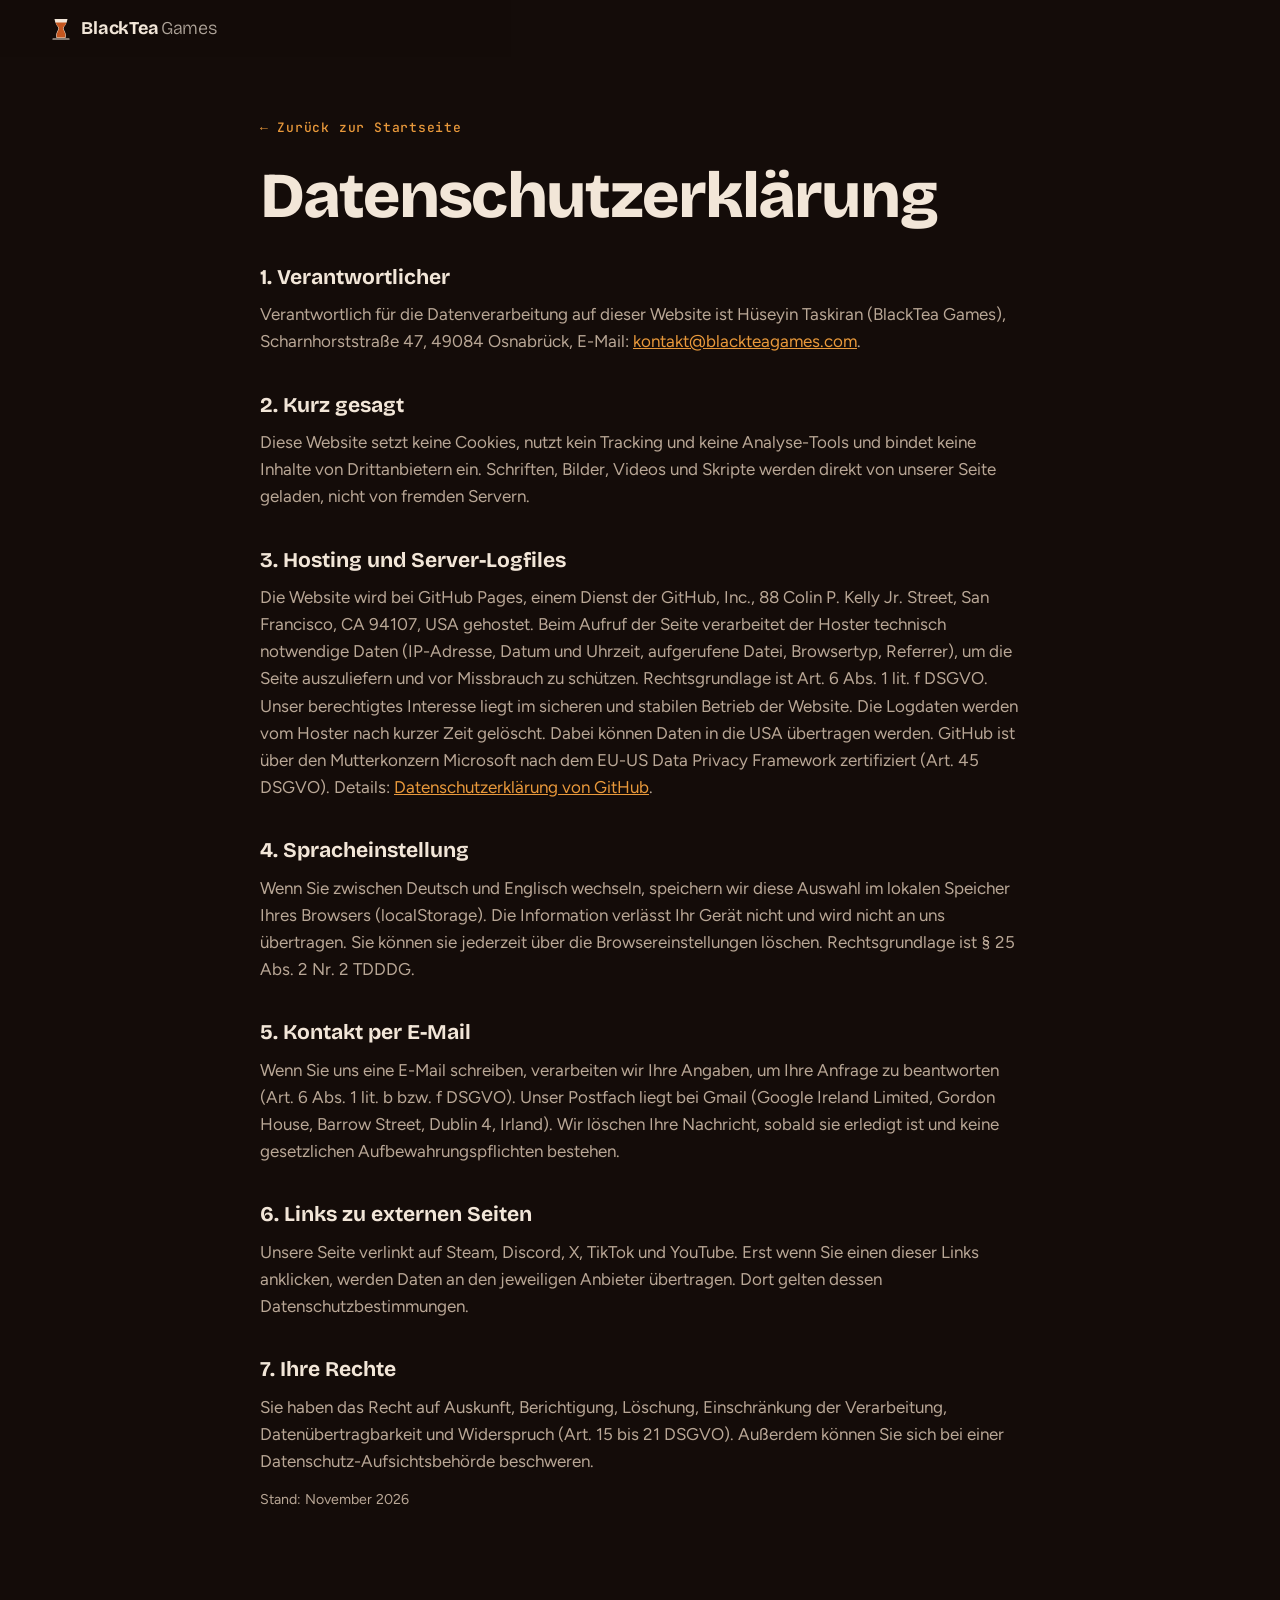
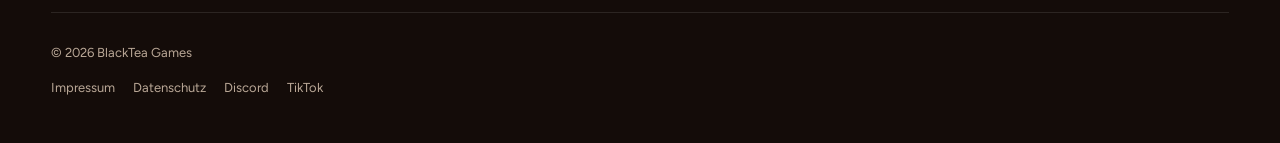
<file: datenschutz.html>
<!doctype html>
<html lang="de">
<head>
<meta charset="utf-8">
<meta name="viewport" content="width=device-width, initial-scale=1">
<title>Datenschutz · BlackTea Games</title>
<link rel="icon" href="/favicon.ico" sizes="48x48"><link rel="icon" href="/assets/img/icon.svg" type="image/svg+xml"><link rel="apple-touch-icon" href="/apple-touch-icon.png">
<link rel="stylesheet" href="css/style.css">
</head>
<body class="page-legal">
<header class="nav">
  <a class="brand" href="index.html" aria-label="BlackTea Games, Startseite">
    <svg class="brand-mark" viewBox="0 0 40 48" aria-hidden="true"><path d="M7 6 C9 16 12 19 14 22 C16 25 14 28 12 32 C10 36 10 40 11 44 H29 C30 40 30 36 28 32 C26 28 24 25 26 22 C28 19 31 16 33 6 Z" fill="currentColor"/><path d="M9 13 C11 18 13 20 15 22 C17 25 15 28 13 32 C11 36 11 40 12 43 H28 C29 40 29 36 27 32 C25 28 23 25 25 22 C27 20 29 18 31 13 Z" fill="#c4561f"/><path d="M4 46 H36" stroke="currentColor" stroke-width="2.4" stroke-linecap="round"/></svg>
    <span>BlackTea<b>Games</b></span>
  </a>
</header>
<main class="legal wrap">
<a class="back" href="index.html">← Zurück zur Startseite</a>
<h1>Datenschutz&shy;erklärung</h1>
<h2>1. Verantwortlicher</h2>
<p>Verantwortlich für die Datenverarbeitung auf dieser Website ist Hüseyin Taskiran (BlackTea Games), Scharnhorststraße 47, 49084 Osnabrück, E-Mail: <a href="&#109;&#97;&#105;&#108;&#116;&#111;&#58;&#107;&#111;&#110;&#116;&#97;&#107;&#116;&#64;&#98;&#108;&#97;&#99;&#107;&#116;&#101;&#97;&#103;&#97;&#109;&#101;&#115;&#46;&#99;&#111;&#109;">&#107;&#111;&#110;&#116;&#97;&#107;&#116;&#64;&#98;&#108;&#97;&#99;&#107;&#116;&#101;&#97;&#103;&#97;&#109;&#101;&#115;&#46;&#99;&#111;&#109;</a>.</p>

<h2>2. Kurz gesagt</h2>
<p>Diese Website setzt keine Cookies, nutzt kein Tracking und keine Analyse-Tools und bindet keine Inhalte von Drittanbietern ein. Schriften, Bilder, Videos und Skripte werden direkt von unserer Seite geladen, nicht von fremden Servern.</p>

<h2>3. Hosting und Server-Logfiles</h2>
<p>Die Website wird bei GitHub Pages, einem Dienst der GitHub, Inc., 88 Colin P. Kelly Jr. Street, San Francisco, CA 94107, USA gehostet. Beim Aufruf der Seite verarbeitet der Hoster technisch notwendige Daten (IP-Adresse, Datum und Uhrzeit, aufgerufene Datei, Browsertyp, Referrer), um die Seite auszuliefern und vor Missbrauch zu schützen. Rechtsgrundlage ist Art. 6 Abs. 1 lit. f DSGVO. Unser berechtigtes Interesse liegt im sicheren und stabilen Betrieb der Website. Die Logdaten werden vom Hoster nach kurzer Zeit gelöscht. Dabei können Daten in die USA übertragen werden. GitHub ist über den Mutterkonzern Microsoft nach dem EU-US Data Privacy Framework zertifiziert (Art. 45 DSGVO). Details: <a href="https://docs.github.com/de/site-policy/privacy-policies/github-general-privacy-statement" target="_blank" rel="noopener">Datenschutzerklärung von GitHub</a>.</p>

<h2>4. Spracheinstellung</h2>
<p>Wenn Sie zwischen Deutsch und Englisch wechseln, speichern wir diese Auswahl im lokalen Speicher Ihres Browsers (localStorage). Die Information verlässt Ihr Gerät nicht und wird nicht an uns übertragen. Sie können sie jederzeit über die Browsereinstellungen löschen. Rechtsgrundlage ist § 25 Abs. 2 Nr. 2 TDDDG.</p>

<h2>5. Kontakt per E-Mail</h2>
<p>Wenn Sie uns eine E-Mail schreiben, verarbeiten wir Ihre Angaben, um Ihre Anfrage zu beantworten (Art. 6 Abs. 1 lit. b bzw. f DSGVO). Unser Postfach liegt bei Gmail (Google Ireland Limited, Gordon House, Barrow Street, Dublin 4, Irland). Wir löschen Ihre Nachricht, sobald sie erledigt ist und keine gesetzlichen Aufbewahrungspflichten bestehen.</p>

<h2>6. Links zu externen Seiten</h2>
<p>Unsere Seite verlinkt auf Steam, Discord, X, TikTok und YouTube. Erst wenn Sie einen dieser Links anklicken, werden Daten an den jeweiligen Anbieter übertragen. Dort gelten dessen Datenschutzbestimmungen.</p>

<h2>7. Ihre Rechte</h2>
<p>Sie haben das Recht auf Auskunft, Berichtigung, Löschung, Einschränkung der Verarbeitung, Datenübertragbarkeit und Widerspruch (Art. 15 bis 21 DSGVO). Außerdem können Sie sich bei einer Datenschutz-Aufsichtsbehörde beschweren.</p>

<p><small>Stand: November 2026</small></p>
</main>
<footer class="foot wrap">
  <span>© 2026 BlackTea Games</span>
  <span class="foot-note"></span>
  <nav aria-label="Rechtliches"><a href="impressum.html">Impressum</a><a href="datenschutz.html">Datenschutz</a><a href="https://discord.gg/3MKQfx4cbE" target="_blank" rel="noopener">Discord</a><a href="https://www.tiktok.com/@blackteagames" target="_blank" rel="noopener">TikTok</a></nav>
</footer>
</body>
</html>
</file>
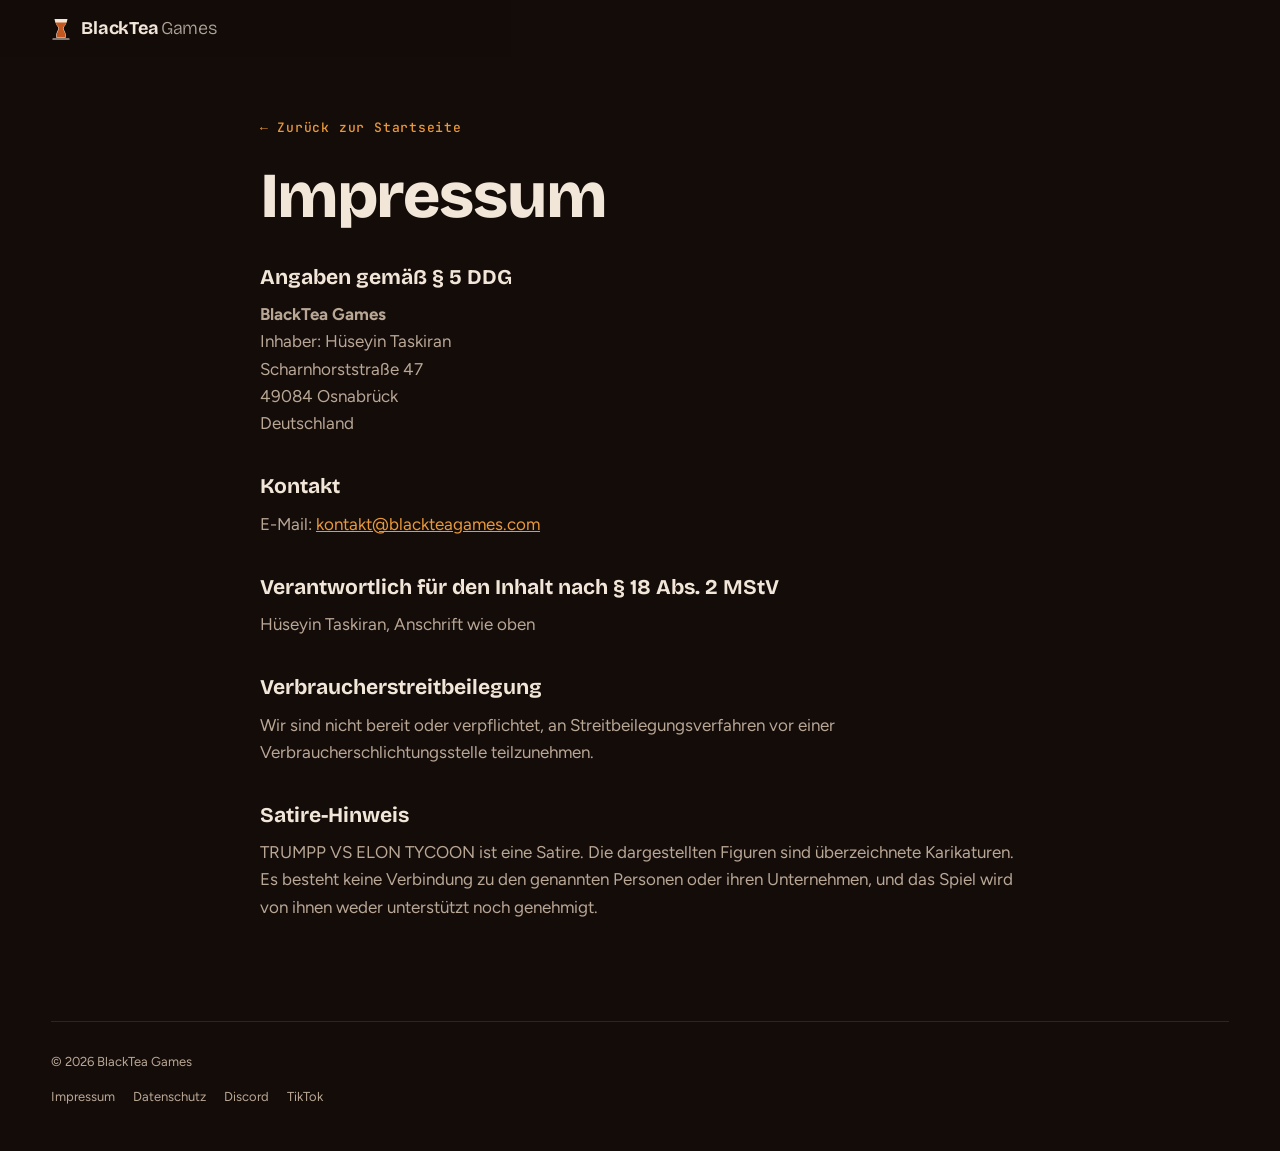
<file: impressum.html>
<!doctype html>
<html lang="de">
<head>
<meta charset="utf-8">
<meta name="viewport" content="width=device-width, initial-scale=1">
<title>Impressum · BlackTea Games</title>
<link rel="icon" href="/favicon.ico" sizes="48x48"><link rel="icon" href="/assets/img/icon.svg" type="image/svg+xml"><link rel="apple-touch-icon" href="/apple-touch-icon.png">
<link rel="stylesheet" href="css/style.css">
</head>
<body class="page-legal">
<header class="nav">
  <a class="brand" href="index.html" aria-label="BlackTea Games, Startseite">
    <svg class="brand-mark" viewBox="0 0 40 48" aria-hidden="true"><path d="M7 6 C9 16 12 19 14 22 C16 25 14 28 12 32 C10 36 10 40 11 44 H29 C30 40 30 36 28 32 C26 28 24 25 26 22 C28 19 31 16 33 6 Z" fill="currentColor"/><path d="M9 13 C11 18 13 20 15 22 C17 25 15 28 13 32 C11 36 11 40 12 43 H28 C29 40 29 36 27 32 C25 28 23 25 25 22 C27 20 29 18 31 13 Z" fill="#c4561f"/><path d="M4 46 H36" stroke="currentColor" stroke-width="2.4" stroke-linecap="round"/></svg>
    <span>BlackTea<b>Games</b></span>
  </a>
</header>
<main class="legal wrap">
<a class="back" href="index.html">← Zurück zur Startseite</a>
<h1>Impressum</h1>
<h2>Angaben gemäß § 5 DDG</h2>
<p>
  <strong>BlackTea Games</strong><br>
  Inhaber: Hüseyin Taskiran<br>
  Scharnhorststraße 47<br>
  49084 Osnabrück<br>
  Deutschland
</p>
<h2>Kontakt</h2>
<p>
  E-Mail: <a href="&#109;&#97;&#105;&#108;&#116;&#111;&#58;&#107;&#111;&#110;&#116;&#97;&#107;&#116;&#64;&#98;&#108;&#97;&#99;&#107;&#116;&#101;&#97;&#103;&#97;&#109;&#101;&#115;&#46;&#99;&#111;&#109;">&#107;&#111;&#110;&#116;&#97;&#107;&#116;&#64;&#98;&#108;&#97;&#99;&#107;&#116;&#101;&#97;&#103;&#97;&#109;&#101;&#115;&#46;&#99;&#111;&#109;</a>
</p>
<h2>Verantwortlich für den Inhalt nach § 18 Abs. 2 MStV</h2>
<p>Hüseyin Taskiran, Anschrift wie oben</p>
<h2>Verbraucherstreitbeilegung</h2>
<p>Wir sind nicht bereit oder verpflichtet, an Streitbeilegungsverfahren vor einer Verbraucherschlichtungsstelle teilzunehmen.</p>
<h2>Satire-Hinweis</h2>
<p>TRUMPP VS ELON TYCOON ist eine Satire. Die dargestellten Figuren sind überzeichnete Karikaturen. Es besteht keine Verbindung zu den genannten Personen oder ihren Unternehmen, und das Spiel wird von ihnen weder unterstützt noch genehmigt.</p>
</main>
<footer class="foot wrap">
  <span>© 2026 BlackTea Games</span>
  <span class="foot-note"></span>
  <nav aria-label="Rechtliches"><a href="impressum.html">Impressum</a><a href="datenschutz.html">Datenschutz</a><a href="https://discord.gg/3MKQfx4cbE" target="_blank" rel="noopener">Discord</a><a href="https://www.tiktok.com/@blackteagames" target="_blank" rel="noopener">TikTok</a></nav>
</footer>
</body>
</html>
</file>
<file: css/style.css>
/* ---------- fonts (self-hosted, no third-party requests) ---------- */
@font-face { font-family: "Bricolage"; src: url(../assets/fonts/bricolage.woff2) format("woff2"); font-weight: 200 800; font-display: swap; }
@font-face { font-family: "Figtree"; src: url(../assets/fonts/figtree.woff2) format("woff2"); font-weight: 300 900; font-display: swap; }
@font-face { font-family: "JB Mono"; src: url(../assets/fonts/jbmono.woff2) format("woff2"); font-weight: 500; font-display: swap; }
@font-face { font-family: "Anton"; src: url(../assets/fonts/anton.woff2) format("woff2"); font-weight: 400; font-display: swap; }
@font-face { font-family: "Phudu"; src: url(../assets/fonts/phudu.woff2) format("woff2"); font-weight: 700; font-display: swap; }

/* ---------- tokens ---------- */
:root {
  /* studio: steeped black tea */
  --leaf: #140c09;
  --tea: #c4561f;
  --amber: #e9993b;
  --steam: #f2e6d8;
  --steam-dim: #b9a796;
  /* tycoon world */
  --night: #0b0a1a;
  --neon: #b04bff;
  --pink: #ff2f8a;
  --gold: #ffcf3a;
  --gold-deep: #a6800f;
  --lilac: #d9d2f0;
  --lilac-dim: #9d94b8;
  /* zero gumbit world */
  --felt: #0d2a2c;
  --cyan: #48e0d8;
  --mult: #ff3c3c;
  /* suck it dry world: sand, sea, safety yellow */
  --sea: #0a3a5c;
  --sea-deep: #062440;
  --surf: #5fd0f5;
  --sand: #ffd27a;
  --sun: #ffd23a;
  --coral: #ff7a45;
  --discord: #5865f2;

  --display: "Bricolage", "Figtree", system-ui, sans-serif;
  --body: "Figtree", system-ui, sans-serif;
  --mono: "JB Mono", ui-monospace, monospace;
  --poster: "Anton", Impact, "Arial Narrow", sans-serif;

  --gutter: clamp(16px, 4vw, 56px);
  --max: 1280px;
  --ease: cubic-bezier(.2, .7, .2, 1);
}

*, *::before, *::after { box-sizing: border-box; }
html { -webkit-text-size-adjust: 100%; overflow-x: clip; background: var(--night); }
html.lenis, html.lenis body { height: auto; }
.lenis.lenis-stopped { overflow: hidden; }
body { margin: 0; background: var(--night); color: var(--steam); font: 400 17px/1.6 var(--body); overflow-x: clip; }
img, video { display: block; max-width: 100%; height: auto; }
a { color: inherit; }
button { font: inherit; color: inherit; }
:focus-visible { outline: 3px solid var(--gold); outline-offset: 3px; border-radius: 4px; }
h1, h2, h3, h4, p, figure, dl, dd { margin: 0; }
.wrap { width: min(var(--max), 100% - 2 * var(--gutter)); margin-inline: auto; }
.sr-only { position: absolute; width: 1px; height: 1px; overflow: hidden; clip-path: inset(50%); white-space: nowrap; }
.skip { position: absolute; left: -999px; top: 8px; background: var(--gold); color: #000; padding: 8px 14px; z-index: 200; }
.skip:focus { left: 8px; }

/* ---------- intro ---------- */
.intro {
  position: fixed; inset: 0; z-index: 300; display: grid; place-content: center; justify-items: center; gap: 18px;
  background: var(--leaf); pointer-events: none;
}
.no-js .intro, .intro.gone { display: none; }
.intro-glass { width: 64px; overflow: visible; }
.intro-tea { transform: translateY(32px); animation: introFill 1.1s var(--ease) .15s forwards; }
.intro-name { font: 500 12px/1 var(--mono); letter-spacing: .5em; color: var(--steam-dim); opacity: 0; animation: introName .6s ease .5s forwards; }
@keyframes introFill { to { transform: translateY(0); } }
@keyframes introName { to { opacity: 1; } }

/* ---------- nav ---------- */
.nav {
  position: fixed; inset: 0 0 auto; z-index: 100;
  display: flex; align-items: center; gap: 22px;
  padding: 16px var(--gutter);
  transition: background .35s, padding .35s, border-color .35s;
  border-bottom: 1px solid transparent;
}
.nav.solid { background: rgba(11, 10, 26, .82); backdrop-filter: blur(14px); -webkit-backdrop-filter: blur(14px); padding-block: 10px; border-color: #ffffff14; }
.brand { display: flex; align-items: center; gap: 10px; text-decoration: none; font: 700 18px/1 var(--display); letter-spacing: -.01em; white-space: nowrap; }
.brand b { font-weight: 300; margin-left: 2px; opacity: .7; }
.brand-mark { width: 20px; height: 24px; color: var(--steam); flex: none; }
.nav-links { display: flex; gap: 26px; margin-left: auto; }
.nav-links a { text-decoration: none; font-size: 15px; color: #ffffffb3; transition: color .2s; }
.nav-links a:hover { color: #fff; }
.lang { font: 500 12px/1 var(--mono); letter-spacing: .08em; background: none; border: 1px solid #ffffff2e; color: #ffffff80; border-radius: 99px; padding: 8px 11px; cursor: pointer; display: flex; gap: 6px; }
html[data-lang="en"] .lang [data-l="en"], html[data-lang="de"] .lang [data-l="de"] { color: var(--gold); }
.nav-wish { font: 700 14px/1 var(--body); text-decoration: none; background: var(--gold); color: #1a1205; padding: 10px 16px; border-radius: 8px; white-space: nowrap; transition: transform .15s; }
.nav-wish:hover { transform: translateY(-1px); }
.nav-discord { display: inline-flex; align-items: center; gap: 8px; font: 700 14px/1 var(--body); text-decoration: none; color: #fff; background: var(--discord); padding: 9px 14px; border-radius: 8px; white-space: nowrap; transition: transform .15s, background .2s; }
.nav-discord svg { width: 18px; height: 18px; flex: none; }
.nav-discord:hover { transform: translateY(-1px); background: #6b77ff; }

/* ---------- buttons ---------- */
.btn {
  display: inline-flex; align-items: center; justify-content: center; gap: 10px;
  font: 700 16px/1 var(--body); text-decoration: none; letter-spacing: .01em;
  padding: 17px 26px; border-radius: 10px; border: 0; cursor: pointer;
  transition: transform .15s var(--ease), box-shadow .15s, background .2s, border-color .2s;
}
.btn svg { width: 22px; height: 22px; fill: currentColor; flex: none; }
.btn-lg { padding: 20px 32px; font-size: 18px; }
.btn-gold { background: var(--gold); color: #1a1205; box-shadow: 0 5px 0 var(--gold-deep), 0 12px 44px #ffcf3a44; }
.btn-gold:hover { transform: translateY(-2px); box-shadow: 0 7px 0 var(--gold-deep), 0 16px 56px #ffcf3a66; }
.btn-gold:active { transform: translateY(4px); box-shadow: 0 1px 0 var(--gold-deep); }
.btn-glass { background: #ffffff14; border: 1px solid #ffffff38; backdrop-filter: blur(8px); -webkit-backdrop-filter: blur(8px); }
.btn-glass:hover { background: #ffffff24; border-color: #ffffff70; }
.btn-ghost { border: 1px solid #ffffff40; background: none; }
.btn-ghost:hover { border-color: var(--gold); color: var(--gold); }

.kicker { font: 500 12px/1 var(--mono); letter-spacing: .2em; text-transform: uppercase; color: var(--gold); margin-bottom: 16px; }
.sec-head { margin-bottom: clamp(28px, 4vw, 48px); }
.sec-title { font: 400 clamp(42px, 6.4vw, 92px)/.95 var(--poster); text-transform: uppercase; letter-spacing: .005em; }
.sec-title-sm { font-size: clamp(32px, 4vw, 54px); margin-bottom: 16px; }

/* ---------- hero ---------- */
.hero { position: relative; min-height: 100svh; display: flex; align-items: flex-end; overflow: hidden; isolation: isolate; }
.hero-video { position: absolute; inset: 0; width: 100%; height: 100%; object-fit: cover; z-index: -2; transform-origin: 50% 40%; }
.hero-shade {
  position: absolute; inset: 0; z-index: -1;
  background:
    linear-gradient(180deg, #0b0a1acc 0%, #0b0a1a00 22%),
    linear-gradient(0deg, var(--night) 2%, #0b0a1ab3 34%, #0b0a1a1a 70%),
    linear-gradient(90deg, #0b0a1ad9 0%, #0b0a1a00 62%),
    radial-gradient(ellipse at 80% 20%, #b04bff33, transparent 60%);
}
.hero-content { width: min(var(--max), 100% - 2 * var(--gutter)); margin: 0 auto; padding-bottom: clamp(70px, 11vh, 130px); }
.hero-tag { display: flex; align-items: center; gap: 10px; font: 500 13px/1.4 var(--mono); letter-spacing: .12em; text-transform: uppercase; color: var(--gold); margin-bottom: 18px; }
.pulse { width: 9px; height: 9px; border-radius: 50%; background: var(--gold); animation: pulse 1.8s infinite; flex: none; }
@keyframes pulse { 0% { box-shadow: 0 0 0 0 #ffcf3aaa; } 70%, 100% { box-shadow: 0 0 0 12px #ffcf3a00; } }
.hero-title { font: 400 clamp(54px, 10.5vw, 168px)/.86 var(--poster); color: #fff; text-transform: uppercase; }
.ht-line { display: block; text-shadow: 0 6px 40px #000a; }
.hero-title em { font-style: italic; color: var(--gold); font-size: .62em; vertical-align: .14em; text-shadow: 0 0 32px #ffcf3a99; padding-inline: .06em; }
.ht-tycoon { font-size: .56em; letter-spacing: .16em; color: var(--neon); text-shadow: 0 0 34px #b04bffaa, 0 0 2px #000; margin-top: .08em; }
.hero-sub { max-width: 50ch; font-size: clamp(17px, 1.45vw, 20px); color: var(--lilac); margin: 26px 0 32px; text-shadow: 0 2px 20px #000; }
.cta-row { display: flex; flex-wrap: wrap; gap: 14px; }
/* Hinweis auf das neue Spiel, ganz oben im Hero */
.hero-new { display: inline-flex; align-items: center; gap: 10px; margin-bottom: 22px; padding: 6px 14px 6px 6px; border-radius: 99px; text-decoration: none; background: #062440cc; border: 1px solid #5fd0f580; backdrop-filter: blur(8px); -webkit-backdrop-filter: blur(8px); font: 600 14px/1.2 var(--body); color: #e6f8ff; transition: border-color .2s, transform .2s var(--ease); max-width: 100%; }
.hero-new b { font: 700 11px/1 var(--mono); letter-spacing: .14em; text-transform: uppercase; background: var(--sun); color: #2a1a00; padding: 6px 9px; border-radius: 99px; flex: none; }
.hero-new i { font-style: normal; color: var(--sun); transition: transform .2s var(--ease); }
.hero-new:hover { border-color: var(--sun); }
.hero-new:hover i { transform: translateX(4px); }
.scroll-hint { position: absolute; left: 50%; bottom: 24px; width: 24px; height: 38px; margin-left: -12px; border: 2px solid #ffffff55; border-radius: 14px; }
.scroll-hint span { position: absolute; left: 50%; top: 7px; width: 4px; height: 8px; margin-left: -2px; border-radius: 2px; background: #fff; animation: wheel 1.8s infinite; }
@keyframes wheel { 0% { transform: translateY(0); opacity: 1; } 80% { transform: translateY(12px); opacity: 0; } 100% { opacity: 0; } }

/* ---------- ticker ---------- */
.ticker { overflow: hidden; border-block: 1px solid #ffcf3a33; background: #07060f; padding: 12px 0; }
.ticker-track { display: flex; width: max-content; animation: ticker 70s linear infinite; }
.ticker span { font: 500 12px/1 var(--mono); letter-spacing: .22em; color: #ffcf3acc; white-space: nowrap; padding-inline: 28px; position: relative; }
.ticker span::after { content: "◆"; position: absolute; right: -6px; color: var(--neon); font-size: 9px; top: 1px; }
@keyframes ticker { to { transform: translateX(-50%); } }

/* ---------- suck it dry! (sand, sea and a teaspoon) ---------- */
.sid { position: relative; overflow: hidden; isolation: isolate; color: #eaf7ff;
  background:
    radial-gradient(ellipse 70% 50% at 85% 55%, #1478a855 0%, transparent 70%),
    radial-gradient(ellipse 60% 40% at 0% 90%, #ff7a4522 0%, transparent 70%),
    linear-gradient(180deg, var(--sea) 0%, var(--sea-deep) 100%);
}
/* sanfte Wasser-Kaustik als Textur */
.sid::before { content: ""; position: absolute; inset: 0; z-index: -1; pointer-events: none; opacity: .05;
  background-image: repeating-radial-gradient(ellipse at 20% 0%, #fff 0 1px, transparent 2px 14px); }
/* unten ins Nachtblau der restlichen Seite auslaufen */
.sid::after { content: ""; position: absolute; inset: auto 0 0; height: clamp(60px, 8vw, 110px); z-index: -1; background: linear-gradient(transparent, var(--night)); pointer-events: none; }
.sid-banner { position: relative; overflow: hidden; }
.sid-banner-art { width: 100%; height: clamp(320px, 42vw, 620px); object-fit: cover; object-position: 50% 45%; }
.sid-banner::before { content: ""; position: absolute; inset: 0 0 auto; height: 90px; z-index: 1; background: linear-gradient(#07060f, transparent); pointer-events: none; }
.sid-banner::after { content: ""; position: absolute; inset: 0; background: linear-gradient(180deg, transparent 45%, #0a3a5ccc 82%, var(--sea) 100%); pointer-events: none; }
.sid-banner-copy { position: absolute; left: 0; right: 0; bottom: 0; z-index: 2; display: grid; justify-items: center; gap: 14px; padding-bottom: clamp(10px, 2vw, 24px); }
.sid-status { display: inline-flex; align-items: center; gap: 10px; font: 600 12px/1 var(--mono); letter-spacing: .14em; text-transform: uppercase; padding: 9px 14px; border-radius: 99px; background: #062440d9; border: 1px solid #ffd23a88; color: var(--sun); }
.sid-dot { width: 8px; height: 8px; border-radius: 50%; background: var(--sun); animation: sidPulse 1.8s infinite; flex: none; }
@keyframes sidPulse { 0% { box-shadow: 0 0 0 0 #ffd23aaa; } 70%, 100% { box-shadow: 0 0 0 10px #ffd23a00; } }
.sid-title img { width: min(720px, 88vw); filter: drop-shadow(0 10px 0 #0003) drop-shadow(0 16px 40px #0008); }

.sid-body { display: grid; grid-template-columns: .9fr 1.1fr; gap: clamp(28px, 4vw, 64px); align-items: start; padding-top: clamp(36px, 5vw, 64px); }
.sid-kicker { font: 600 12px/1.3 var(--mono); letter-spacing: .18em; text-transform: uppercase; color: var(--surf); margin-bottom: 18px; }
.sid-lede { font-size: clamp(18px, 1.6vw, 22px); line-height: 1.55; color: #eaf7ff; max-width: 40ch; }
.sid-facts { list-style: none; padding: 0; margin: 28px 0 30px; display: flex; gap: clamp(20px, 3vw, 36px); }
.sid-facts li { font: 600 12px/1.2 var(--mono); letter-spacing: .12em; text-transform: uppercase; color: #9fd3ea; }
.sid-facts b { display: block; font: 400 clamp(40px, 4.4vw, 56px)/1 var(--poster); letter-spacing: 0; margin-bottom: 4px; color: var(--sun); text-shadow: 0 4px 0 #a16a00, 0 0 30px #ffd23a55; }
.sid-facts li:nth-child(2) b { color: var(--surf); text-shadow: 0 4px 0 #136d8f, 0 0 30px #5fd0f555; }
.sid-facts li:nth-child(3) b { color: var(--coral); text-shadow: 0 4px 0 #9b3412, 0 0 30px #ff7a4555; }
.sid-note { margin-top: 18px; font-size: 14px; color: #9fc3d6; max-width: 46ch; }

.btn-discord { background: var(--discord); color: #fff; box-shadow: 0 5px 0 #3a43b8, 0 12px 44px #5865f255; }
.btn-discord:hover { transform: translateY(-2px); box-shadow: 0 7px 0 #3a43b8, 0 16px 56px #5865f277; }
.btn-discord:active { transform: translateY(4px); box-shadow: 0 1px 0 #3a43b8; }
.btn-sand { background: #ffffff10; color: var(--sand); border: 1px solid #ffd27a66; }
.btn-sand:hover { border-color: var(--sand); background: #ffd27a14; }

.sid-shots { display: grid; grid-template-columns: repeat(4, 1fr); gap: 10px; }
.sid-shot { position: relative; overflow: hidden; border-radius: 10px; background: #000; box-shadow: 0 18px 50px #0007, 0 0 0 1px #5fd0f533; }
.sid-shot-main { grid-column: 1 / -1; }
.sid-shot img { width: 100%; aspect-ratio: 16 / 9; object-fit: cover; }
.sid-shot figcaption { position: absolute; inset: auto 0 0; padding: 26px 12px 9px; font: 500 12px/1.3 var(--mono); letter-spacing: .03em; background: linear-gradient(transparent, #021626e6); pointer-events: none; }
.sid-shot:not(.sid-shot-main) figcaption { font-size: 11px; padding: 22px 8px 7px; }
.sid-shot-main figcaption { font-size: 13px; padding: 34px 16px 12px; }

.sid-features { display: grid; grid-template-columns: repeat(4, 1fr); gap: clamp(20px, 2.6vw, 36px); margin-top: clamp(56px, 7vw, 90px); }
.sid-features article { border-top: 3px solid var(--sun); padding-top: 18px; }
.sid-features article:nth-child(2) { border-color: var(--coral); }
.sid-features article:nth-child(3) { border-color: var(--surf); }
.sid-features article:nth-child(4) { border-color: var(--sand); }
.sid-features h3 { font: 700 21px/1.2 var(--display); margin-bottom: 10px; color: #fff; }
.sid-features p { font-size: 16px; color: #a9cfe2; }

.sid-play { display: grid; grid-template-columns: 220px 1fr; gap: clamp(22px, 3.5vw, 48px); align-items: center; margin-block: clamp(56px, 7vw, 90px) clamp(80px, 10vw, 130px); padding: clamp(20px, 3vw, 34px); border-radius: 18px;
  background: linear-gradient(140deg, #5865f233, #062440 55%), var(--sea-deep); border: 1px solid #5865f266; box-shadow: 0 30px 90px #0008; }
.sid-play img { border-radius: 12px; box-shadow: 0 20px 40px #0009; rotate: -3deg; }
.sid-play .sid-kicker { color: #aab1ff; margin-bottom: 12px; }
.sid-play-title { font: 400 clamp(38px, 5vw, 68px)/.95 var(--poster); text-transform: uppercase; color: var(--sun); text-shadow: 0 5px 0 #a16a00; margin-bottom: 16px; }
.sid-play p:not(.sid-kicker):not(.sid-play-title) { color: #c9def0; max-width: 48ch; margin-bottom: 24px; }

/* ---------- teaser ---------- */
.teaser { padding-top: clamp(90px, 12vw, 160px); }
.teaser-frame {
  all: unset; position: relative; display: block; width: 100%; cursor: pointer; border-radius: 14px; overflow: hidden;
  box-shadow: 0 40px 120px #000c, 0 0 0 1px #ffffff14, 0 0 80px #b04bff22;
}
.teaser-frame img { width: 100%; aspect-ratio: 16 / 8; object-fit: cover; object-position: 50% 30%; transition: transform 1.2s var(--ease), filter .5s; filter: brightness(.82); }
.teaser-frame:hover img { transform: scale(1.03); filter: brightness(.95); }
.teaser-frame:focus-visible { outline: 3px solid var(--gold); outline-offset: 4px; }
.play-ring {
  position: absolute; left: 50%; top: 50%; width: clamp(76px, 9vw, 120px); aspect-ratio: 1; translate: -50% -50%;
  border-radius: 50%; display: grid; place-items: center; background: #ffcf3a; color: #1a1205;
  box-shadow: 0 0 0 10px #ffcf3a33, 0 0 60px #ffcf3a88; transition: transform .3s var(--ease);
}
.play-ring svg { width: 40%; fill: currentColor; margin-left: 6%; }
.teaser-frame:hover .play-ring { transform: scale(1.08); }
.teaser-len { position: absolute; right: 18px; bottom: 16px; font: 500 12px/1 var(--mono); letter-spacing: .1em; background: #000a; padding: 7px 10px; border-radius: 6px; }

/* ---------- epochs ---------- */
.epochs { margin-top: clamp(90px, 12vw, 160px); }
.ep-stage { position: relative; height: 100svh; min-height: 560px; overflow: hidden; background: #000; }
.ep { position: absolute; inset: 0; display: flex; align-items: flex-end; opacity: 0; visibility: hidden; }
.ep.is-active { opacity: 1; visibility: visible; }
.ep video { position: absolute; inset: 0; width: 100%; height: 100%; object-fit: cover; }
.ep::after { content: ""; position: absolute; inset: 0; background: linear-gradient(0deg, #000d 0%, #0006 40%, #0000 70%), linear-gradient(90deg, #000a, #0000 60%); }
.ep-copy { position: relative; z-index: 1; width: min(var(--max), 100% - 2 * var(--gutter)); margin: 0 auto; padding-bottom: clamp(60px, 10vh, 110px); }
.ep-count { font: 500 13px/1 var(--mono); letter-spacing: .24em; text-transform: uppercase; color: var(--gold); margin-bottom: 14px; }
.ep h3 { font: 400 clamp(64px, 13vw, 200px)/.85 var(--poster); text-transform: uppercase; }
.ep[data-ep="0"] h3 { color: #ffd9a8; text-shadow: 0 0 60px #ff8a1f66; }
.ep[data-ep="1"] h3 { color: #ffb3a8; text-shadow: 0 0 60px #ff3c3c55; }
.ep[data-ep="2"] h3 { color: #b8e3ff; text-shadow: 0 0 60px #3c9cff66; }
.ep-copy > p:last-child { max-width: 46ch; font-size: clamp(17px, 1.5vw, 21px); color: #ffffffd0; margin-top: 18px; }
.ep-progress { position: absolute; right: var(--gutter); top: 50%; translate: 0 -50%; display: grid; gap: 10px; z-index: 2; }
.ep-progress span { width: 3px; height: 46px; background: #ffffff33; border-radius: 2px; transition: background .4s, height .4s; }
.ep-progress span.on { background: var(--gold); height: 70px; }
/* without the scroll script, epochs simply stack */
.no-js .ep-stage, .static-epochs .ep-stage { height: auto; min-height: 0; }
.no-js .ep, .static-epochs .ep { position: relative; opacity: 1; visibility: visible; min-height: 80svh; }
.no-js .ep-progress, .static-epochs .ep-progress { display: none; }

/* ---------- factory showcase ---------- */
.factory { padding-top: clamp(90px, 12vw, 160px); }
.showcase { display: grid; grid-template-columns: 300px 1fr; gap: clamp(20px, 3vw, 44px); align-items: start; }
.sc-tabs { display: grid; gap: 6px; }
.sc-tabs button {
  all: unset; box-sizing: border-box; cursor: pointer; display: grid; gap: 4px; padding: 18px 20px; border-radius: 10px;
  border: 1px solid #ffffff14; background: #ffffff06; transition: background .25s, border-color .25s;
  position: relative; overflow: hidden;
}
.sc-tabs button::before { content: ""; position: absolute; left: 0; top: 0; bottom: 0; width: 3px; background: var(--gold); transform: scaleY(0); transition: transform .3s var(--ease); }
.sc-tabs button:hover { background: #ffffff0d; }
.sc-tabs button[aria-selected="true"] { background: #ffcf3a12; border-color: #ffcf3a55; }
.sc-tabs button[aria-selected="true"]::before { transform: scaleY(1); }
.sc-tabs button:focus-visible { outline: 3px solid var(--gold); outline-offset: 2px; }
.sc-k { font: 700 20px/1.1 var(--display); }
.sc-d { font-size: 14px; color: var(--lilac-dim); }
.sc-bezel { border-radius: 12px; padding: 8px; background: linear-gradient(160deg, #2a2550, #0d0b1f 60%); box-shadow: 0 30px 90px #000b, inset 0 0 0 1px #ffffff1a; }
.sc-bezel img { width: 100%; aspect-ratio: 16 / 9; object-fit: cover; border-radius: 7px; transition: opacity .25s; }
.sc-bezel img.swap { opacity: 0; }
.sc-screen figcaption { margin-top: 14px; font: 500 13px/1.5 var(--mono); color: var(--lilac-dim); }

.ledger { margin-top: clamp(56px, 7vw, 90px); border: 1px solid #ffcf3a40; background: #07060f; font-family: var(--mono); border-radius: 4px; }
.ledger-bar { display: flex; justify-content: space-between; gap: 12px; padding: 10px 18px; font-size: 12px; letter-spacing: .14em; color: var(--gold); border-bottom: 1px solid #ffcf3a40; background: #ffcf3a0d; }
.ledger dl { display: grid; grid-template-columns: repeat(6, 1fr); }
.ledger dl div { padding: 22px 18px 24px; border-right: 1px solid #ffffff12; }
.ledger dl div:last-child { border-right: 0; }
.ledger dt { font-size: 11px; letter-spacing: .12em; text-transform: uppercase; color: var(--lilac-dim); }
.ledger dd { margin-top: 8px; font: 400 clamp(38px, 4.6vw, 64px)/1 var(--poster); color: var(--gold); text-shadow: 0 0 18px #ffcf3a55; font-variant-numeric: tabular-nums; }

.features { display: grid; grid-template-columns: repeat(4, 1fr); gap: clamp(20px, 2.6vw, 36px); margin-top: clamp(48px, 6vw, 80px); }
.features article { border-top: 2px solid #ffffff1f; padding-top: 18px; }
.features article:nth-child(1) { border-color: var(--gold); }
.features article:nth-child(2) { border-color: var(--pink); }
.features article:nth-child(3) { border-color: var(--neon); }
.features article:nth-child(4) { border-color: var(--cyan); }
.features h3 { font: 700 21px/1.2 var(--display); margin-bottom: 10px; }
.features p { font-size: 16px; color: var(--lilac-dim); }

/* ---------- clips ---------- */
.clips { padding-top: clamp(90px, 12vw, 150px); }
.clip-grid { display: grid; grid-template-columns: repeat(4, 1fr); gap: 10px; }
.clip { position: relative; overflow: hidden; border-radius: 8px; background: #000; }
.clip-a { grid-column: span 2; grid-row: span 2; }
.clip video, .clip img { width: 100%; height: 100%; aspect-ratio: 16 / 9.4; object-fit: cover; }
.clip figcaption { position: absolute; inset: auto 0 0; padding: 30px 14px 11px; font: 500 12px/1.3 var(--mono); letter-spacing: .04em; background: linear-gradient(transparent, #000d); pointer-events: none; }
.zoom { all: unset; display: block; width: 100%; height: 100%; cursor: zoom-in; }
.zoom:focus-visible { outline: 3px solid var(--gold); outline-offset: -3px; }
.zoom img { transition: transform .6s var(--ease); }
.zoom:hover img { transform: scale(1.05); }
.specs { display: grid; grid-template-columns: repeat(4, 1fr); gap: 28px; margin-top: 48px; padding-top: 26px; border-top: 1px solid #ffffff1a; }
.specs dt { font: 500 11px/1 var(--mono); letter-spacing: .14em; text-transform: uppercase; color: var(--lilac-dim); margin-bottom: 8px; }
.specs dd { font-size: 15px; color: #e2dcf5; }

/* ---------- wishlist band ---------- */
.wish-band { position: relative; margin-top: clamp(90px, 11vw, 140px); overflow: hidden; }
.wish-band img { width: 100%; height: clamp(440px, 46vw, 640px); object-fit: cover; }
.wish-band::after { content: ""; position: absolute; inset: 0; background: linear-gradient(180deg, var(--night) 0%, #0b0a1a66 35%, #0b0a1a99 70%, var(--night) 100%); }
.wb-copy { position: absolute; inset: 0; z-index: 1; display: grid; place-content: center; justify-items: center; gap: 26px; text-align: center; padding: 0 var(--gutter); }
.wb-line { font: 400 clamp(36px, 6vw, 84px)/.95 var(--poster); text-transform: uppercase; text-shadow: 0 4px 40px #000; max-width: 16ch; }
.wb-note { font-size: 14px; color: var(--lilac); max-width: 44ch; }
.wb-tiktok { display: inline-flex; align-items: center; gap: 10px; padding: 11px 18px; border: 1px solid #ffffff38; border-radius: 99px; background: #0b0a1a99; backdrop-filter: blur(8px); -webkit-backdrop-filter: blur(8px); text-decoration: none; color: #fff; font: 500 13px/1 var(--mono); letter-spacing: .02em; white-space: nowrap; transition: border-color .2s, color .2s; }
.wb-tiktok svg { width: 16px; height: 16px; fill: currentColor; }
.wb-tiktok:hover { border-color: var(--gold); color: var(--gold); }

/* ---------- zero gumbit ---------- */
.zg {
  position: relative; overflow: hidden;
  padding-block: clamp(100px, 13vw, 180px) clamp(70px, 9vw, 120px);
  background:
    radial-gradient(ellipse 70% 60% at 72% 40%, #1e5c5a 0%, transparent 70%),
    radial-gradient(ellipse 60% 50% at 0% 100%, #5a1820aa 0%, transparent 70%),
    var(--felt);
  color: #eafaf8;
}
.zg::before { content: ""; position: absolute; inset: 0; pointer-events: none; opacity: .14; mix-blend-mode: overlay; background-image: repeating-radial-gradient(circle at 30% 30%, #fff 0 1px, transparent 1px 3px); }
.zg::after { content: ""; position: absolute; inset: 0 0 auto; height: 160px; background: linear-gradient(var(--night), transparent); pointer-events: none; }
.zg-inner { position: relative; z-index: 1; display: grid; grid-template-columns: .9fr 1.1fr; gap: 40px; align-items: center; }
.zg-status { display: inline-flex; align-items: center; gap: 10px; font: 500 12px/1 var(--mono); letter-spacing: .16em; text-transform: uppercase; padding: 9px 14px; border: 1px solid #48e0d866; color: var(--cyan); border-radius: 99px; margin-bottom: 24px; }
.zg-dot { width: 7px; height: 7px; border-radius: 50%; background: var(--cyan); box-shadow: 0 0 10px var(--cyan); }
.zg-title { position: relative; font: 700 clamp(64px, 9.6vw, 148px)/.86 "Phudu", var(--display); letter-spacing: .01em; max-width: 6ch; color: #f2fffd; text-shadow: 0 6px 0 #062a28, 0 0 40px #48e0d866; }
.zg-lede { max-width: 44ch; margin: 26px 0 22px; font-size: clamp(17px, 1.4vw, 19px); color: #c7e9e6; }
.zg-facts { list-style: none; padding: 0; margin: 0 0 18px; display: flex; gap: 26px; }
.zg-facts li { font: 500 12px/1.2 var(--mono); letter-spacing: .1em; text-transform: uppercase; color: #8fd1cb; }
.zg-facts b { display: block; font: 700 38px/1 "Phudu", sans-serif; color: #fff; letter-spacing: 0; margin-bottom: 4px; }
.zg-facts li:nth-child(1) b { color: var(--cyan); }
.zg-facts li:nth-child(2) b { color: #6aa8ff; }
.zg-facts li:nth-child(3) b { color: var(--mult); }
.zg-small { font: 500 13px/1.5 var(--mono); color: #8fd1cb; }

.deck { position: relative; height: clamp(300px, 32vw, 460px); perspective: 1200px; }
.holo {
  --w: clamp(120px, 13vw, 196px);
  position: absolute; left: 50%; bottom: 0; width: var(--w); aspect-ratio: 448 / 537; margin-left: calc(var(--w) / -2);
  transform-origin: 50% 100%;
  transform: translateX(calc(var(--i) * var(--w) * .64)) translateY(calc(var(--i) * var(--i) * 9px)) rotate(calc(var(--i) * 8deg));
  transition: transform .45s var(--ease);
  z-index: calc(10 - var(--i) * var(--i));
}
.holo-in {
  --rx: 0deg; --ry: 0deg; --mx: 50%; --my: 50%;
  position: relative; width: 100%; height: 100%; border-radius: 12px; overflow: hidden;
  border: 3px solid #e9f6f4; background: #0a1d1e;
  box-shadow: 0 22px 44px #000a;
  transform: rotateX(var(--rx)) rotateY(var(--ry));
  transition: transform .5s var(--ease), box-shadow .3s;
}
.holo-in img { width: 100%; height: 100%; object-fit: cover; }
.glare {
  position: absolute; inset: 0; pointer-events: none; opacity: 0; mix-blend-mode: color-dodge; transition: opacity .3s;
  background:
    radial-gradient(circle at var(--mx) var(--my), #ffffffcc 0%, #ffffff00 45%),
    repeating-linear-gradient(115deg, #ff3c8a55 0%, #ffd23c55 8%, #48e0d855 16%, #6a7bff55 24%, #ff3c8a55 32%);
  background-size: 100% 100%, 300% 300%;
  background-position: center, var(--mx) var(--my);
}
.holo:hover { transform: translateX(calc(var(--i) * var(--w) * .64)) translateY(-40px) rotate(calc(var(--i) * 3deg)) scale(1.08); z-index: 20; }
.holo:hover .holo-in { box-shadow: 0 40px 70px #000c, 0 0 0 2px var(--cyan), 0 0 50px #48e0d855; transition: transform .08s linear, box-shadow .3s; }
.holo:hover .glare { opacity: .9; }
.holo.back .holo-in { display: grid; place-items: center; background: repeating-conic-gradient(from 45deg, #c4302b 0 25%, #a0221f 0 50%) 0 0 / 22px 22px; border-color: #fff; }
.holo.back span { display: grid; place-items: center; width: 54%; aspect-ratio: 1; border-radius: 50%; background: #0d2a2c; border: 3px solid #fff; font: 700 clamp(36px, 4vw, 58px)/1 "Phudu", sans-serif; color: var(--cyan); }

.btn-cyan { background: var(--cyan); color: #04201e; box-shadow: 0 5px 0 #1f8f89, 0 12px 44px #48e0d844; }
.btn-cyan:hover { transform: translateY(-2px); box-shadow: 0 7px 0 #1f8f89, 0 16px 56px #48e0d866; }
.btn-cyan:active { transform: translateY(4px); box-shadow: 0 1px 0 #1f8f89; }
.zg-cta { margin-top: 26px; }
.zg-shots { position: relative; z-index: 1; margin-top: clamp(56px, 8vw, 100px); display: grid; grid-template-columns: 1fr 1fr; gap: 22px; }
.zg-shots img { width: 100%; aspect-ratio: 16 / 9; object-fit: cover; border-radius: 10px; box-shadow: 0 30px 80px #0008, 0 0 0 1px #48e0d833; }
.zg-shots figcaption { margin-top: 10px; font: 500 12px/1.4 var(--mono); color: #7fbdb7; }

/* ---------- bundle + launch ---------- */
.bundle { text-align: center; padding-top: clamp(90px, 11vw, 150px); }
.bundle .kicker { color: var(--gold); }
.bundle .sec-title { background: linear-gradient(90deg, var(--gold), #fff 50%, var(--cyan)); -webkit-background-clip: text; background-clip: text; color: transparent; }
.bundle-lede { max-width: 60ch; margin: 22px auto 0; font-size: clamp(17px, 1.4vw, 19px); color: var(--lilac); }
.countdown { display: flex; justify-content: center; gap: clamp(10px, 2vw, 22px); margin: 36px 0 44px; }
.countdown div { min-width: clamp(68px, 9vw, 110px); padding: 16px 10px 12px; border: 1px solid #ffffff22; border-radius: 12px; background: #ffffff0a; }
.countdown b { display: block; font: 700 clamp(34px, 4.6vw, 60px)/1 "Phudu", sans-serif; color: #fff; font-variant-numeric: tabular-nums; }
.countdown span { font: 500 11px/1 var(--mono); letter-spacing: .16em; text-transform: uppercase; color: var(--lilac-dim); }
.bundle-art img { width: min(100%, 980px); margin: 0 auto; border-radius: 14px; box-shadow: 0 30px 90px #000a, 0 0 0 1px #ffcf3a44, 0 0 70px #b04bff33; }
.bundle-cta { justify-content: center; margin-top: 34px; flex-wrap: wrap; }
.bundle-note { margin-top: 18px; font-size: 14px; color: var(--lilac-dim); }

/* ---------- studio (the tea world) ---------- */
.studio {
  display: grid; grid-template-columns: .7fr 1.3fr; gap: clamp(30px, 5vw, 80px); align-items: center;
  padding-block: clamp(100px, 13vw, 180px);
  position: relative; isolation: isolate;
}
.studio::before { content: ""; position: absolute; z-index: -1; inset: 0 calc(50% - 50vw); background: radial-gradient(ellipse at 20% 50%, #c4561f2e, transparent 55%), var(--leaf); }
.studio-glass { width: min(100%, 300px); justify-self: center; }
.studio-glass svg { width: 100%; overflow: visible; }
.glass-edge { fill: #ffffff08; stroke: #f2e6d8cc; stroke-width: 2.5; stroke-linejoin: round; }
.glass-rim { fill: none; stroke: #f2e6d8aa; stroke-width: 2; }
.saucer { fill: #2a1b15; stroke: #f2e6d855; stroke-width: 1.5; }
.steam path { fill: none; stroke: var(--steam); stroke-width: 3; stroke-linecap: round; opacity: 0; animation: steam 3.6s ease-in-out infinite; }
.steam path:nth-child(2) { animation-delay: .7s; }
.steam path:nth-child(3) { animation-delay: 1.3s; }
@keyframes steam { 0% { opacity: 0; transform: translateY(14px); } 35% { opacity: .5; } 100% { opacity: 0; transform: translateY(-26px); } }
.studio .kicker { color: var(--amber); }
.studio-title { font: 800 clamp(46px, 6.4vw, 96px)/.92 var(--display); letter-spacing: -.035em; margin-bottom: 26px; }
.studio-copy > p { font-size: clamp(17px, 1.5vw, 20px); max-width: 48ch; margin-bottom: 16px; }
.studio-dim { color: var(--steam-dim); }
.menu-card { list-style: none; margin: 34px 0 0; padding: 0; max-width: 580px; border-top: 1px solid #ffffff1f; }
.menu-card li { border-bottom: 1px solid #ffffff1f; }
.menu-card a { display: flex; align-items: baseline; gap: 12px; padding: 16px 0; text-decoration: none; }
.mc-name { font: 700 clamp(15px, 1.5vw, 18px)/1.2 var(--display); letter-spacing: .02em; transition: color .2s; }
.mc-dots { flex: 1; border-bottom: 2px dotted #ffffff30; transform: translateY(-4px); min-width: 20px; }
.mc-state { font: 500 12px/1 var(--mono); letter-spacing: .06em; text-transform: uppercase; color: var(--steam-dim); white-space: nowrap; }
.mc-state.hot { color: var(--gold); }
.mc-state.sea { color: var(--surf); }
.menu-card a:hover .mc-name { color: var(--amber); }

/* ---------- press + contact ---------- */
.press { display: grid; grid-template-columns: 1.1fr .9fr; gap: clamp(24px, 4vw, 56px); padding-block: clamp(90px, 11vw, 140px); }
.press-card { display: grid; grid-template-columns: 180px 1fr; gap: 28px; align-items: center; padding: 28px; border-radius: 14px; background: linear-gradient(150deg, #1b1838, #0e0c20); border: 1px solid #ffffff14; }
.press-card img { border-radius: 8px; box-shadow: 0 20px 40px #0009; }
.press-card p:not(.kicker) { color: var(--lilac-dim); margin-bottom: 22px; font-size: 16px; }
.contact p:not(.kicker) { color: var(--lilac-dim); margin-bottom: 18px; }
.mail { display: inline-block; font: 700 clamp(22px, 2.8vw, 36px)/1.15 var(--display); letter-spacing: -.02em; color: var(--gold); text-decoration: none; border-bottom: 3px solid #ffcf3a55; transition: border-color .2s; overflow-wrap: anywhere; }
.mail:hover { border-color: var(--gold); }
.socials { list-style: none; display: flex; flex-wrap: wrap; gap: 10px; padding: 0; margin: 28px 0 0; }
.socials a { display: inline-flex; align-items: center; gap: 8px; padding: 10px 16px; border: 1px solid #ffffff26; border-radius: 99px; text-decoration: none; font: 500 13px/1 var(--mono); letter-spacing: .04em; transition: border-color .2s, color .2s; }
.socials svg { width: 16px; height: 16px; fill: currentColor; }
.socials a:hover { border-color: var(--gold); color: var(--gold); }

.foot { display: grid; grid-template-columns: auto 1fr auto; gap: 14px 40px; align-items: center; padding-block: 30px 44px; border-top: 1px solid #ffffff1a; font-size: 13px; color: var(--lilac-dim); }
.foot-note { max-width: 70ch; }
.foot nav { display: flex; gap: 18px; }
.foot nav a { text-decoration: none; }
.foot nav a:hover { color: #fff; }
.foot-copy { grid-column: 1 / -1; font: 500 11px/1 var(--mono); letter-spacing: .1em; opacity: .7; }

/* ---------- modals ---------- */
.modal { position: fixed; inset: 0; z-index: 250; background: #000000eb; display: grid; place-items: center; padding: 20px; }
.modal[hidden] { display: none; }
.modal-box { width: min(1200px, 100%); }
.modal-box video { width: 100%; aspect-ratio: 16 / 9; background: #000; border-radius: 8px; }
.lightbox img { max-height: 90vh; width: auto; border-radius: 6px; }
.modal-close { position: absolute; top: 14px; right: 18px; width: 48px; height: 48px; font-size: 34px; line-height: 1; background: #ffffff14; border: 0; border-radius: 50%; color: #fff; cursor: pointer; }
.modal-close:hover { background: #ffffff2a; }

/* ---------- legal pages ---------- */
.page-legal, html:has(.page-legal) { background: var(--leaf); }
.page-legal .nav { position: sticky; background: rgba(20, 12, 9, .92); }
.legal { padding-block: 56px 90px; max-width: 760px; }
.legal h1 { font: 800 clamp(38px, 6vw, 64px)/1 var(--display); letter-spacing: -.03em; margin-bottom: 32px; }
.legal h2 { font: 700 21px/1.3 var(--display); margin: 36px 0 10px; }
.legal p, .legal li { color: var(--steam-dim); margin-bottom: 10px; }
.legal a { color: var(--amber); }
.todo { background: #ffcf3a; color: #1a1205; padding: 0 6px; border-radius: 3px; font-weight: 700; }
.back { display: inline-block; margin-bottom: 30px; font: 500 13px/1 var(--mono); letter-spacing: .06em; text-decoration: none; color: var(--steam-dim); }
.back:hover { color: var(--amber); }
.page-legal .foot { color: var(--steam-dim); grid-template-columns: 1fr auto; }

/* ---------- responsive ---------- */
@media (max-width: 1000px) {
  .nav-links { display: none; }
  .lang { margin-left: auto; }
  .showcase { grid-template-columns: 1fr; }
  .sc-tabs { grid-template-columns: repeat(4, 1fr); }
  .sc-d { display: none; }
  .sc-tabs button { padding: 14px; text-align: center; }
  .sc-k { font-size: 15px; }
  .ledger dl { grid-template-columns: repeat(3, 1fr); }
  .ledger dl div:nth-child(3n) { border-right: 0; }
  .ledger dl div:nth-child(-n+3) { border-bottom: 1px solid #ffffff12; }
  .features { grid-template-columns: 1fr 1fr; }
  .clip-grid { grid-template-columns: 1fr 1fr; }
  .specs { grid-template-columns: 1fr 1fr; }
  .zg-inner, .studio, .press { grid-template-columns: 1fr; }
  .studio-glass { width: 160px; justify-self: start; }
  .deck { margin-top: 10px; }
  .sid-body { grid-template-columns: 1fr; }
  .sid-features { grid-template-columns: 1fr 1fr; }
}
@media (max-width: 600px) {
  .zg-shots { grid-template-columns: 1fr; }
  .countdown div { min-width: 0; flex: 1; padding: 12px 4px 10px; }
  .nav { gap: 12px; }
  .brand span { display: none; }
  .hero-title em { font-size: .7em; }
  .ht-tycoon { letter-spacing: .1em; }
  .cta-row .btn { flex: 1 1 100%; }
  .scroll-hint { display: none; }
  .sc-tabs { grid-template-columns: 1fr 1fr; }
  .ledger dl { grid-template-columns: 1fr 1fr; }
  .ledger dl div { border-right: 1px solid #ffffff12 !important; border-bottom: 1px solid #ffffff12; }
  .ledger dl div:nth-child(2n) { border-right: 0 !important; }
  .features, .clip-grid, .specs { grid-template-columns: 1fr; }
  .clip-a { grid-column: auto; grid-row: auto; }
  .ep-progress { display: none; }
  .holo { --w: 96px; }
  .zg-facts { gap: 18px; }
  .press-card { grid-template-columns: 1fr; }
  .press-card img { width: 140px; }
  .mc-dots { display: none; }
  .menu-card a { flex-direction: column; gap: 6px; }
  .foot { grid-template-columns: 1fr; }
  .nav-discord { padding: 9px 10px; }
  .nav-discord span { display: none; }
  .hero-new { font-size: 13px; }
  .sid-banner-art { height: 380px; object-position: 46% 40%; }
  .sid-status { font-size: 11px; letter-spacing: .08em; text-align: center; }
  .sid-shots { grid-template-columns: 1fr 1fr; }
  .sid-shot:not(.sid-shot-main) figcaption { display: none; }
  .sid-features { grid-template-columns: 1fr; }
  .sid-play { grid-template-columns: 1fr; text-align: left; }
  .sid-play img { width: 150px; }
  .sid-facts { gap: 26px; }
}

@media (prefers-reduced-motion: reduce) {
  *, *::before, *::after { animation-duration: .01ms !important; animation-iteration-count: 1 !important; transition-duration: .01ms !important; }
  .intro { display: none; }
  .ticker-track { animation: none; }
}

/* ---------- Suck It Dry! als Hero (21.11.2026) ---------- */
.hero-title-img { line-height: 0; margin: 0; }
.hero-title-img img { width: min(720px, 92vw); height: auto; filter: drop-shadow(0 10px 30px #000a); }
.hero-sid .hero-shade { background: linear-gradient(180deg, #07060f66 0%, transparent 30%, #07060f33 55%, #07060fe6 100%); }
.tve-head { padding: clamp(80px, 12vw, 150px) 0 clamp(20px, 4vw, 40px); }
.tve-head .tve-title { font-size: clamp(46px, 8.5vw, 132px); }
.tve-head .hero-sub { text-shadow: none; }
@media (max-width: 600px) { .tve-head .tve-title { font-size: clamp(40px, 13vw, 70px); } }
</file>
